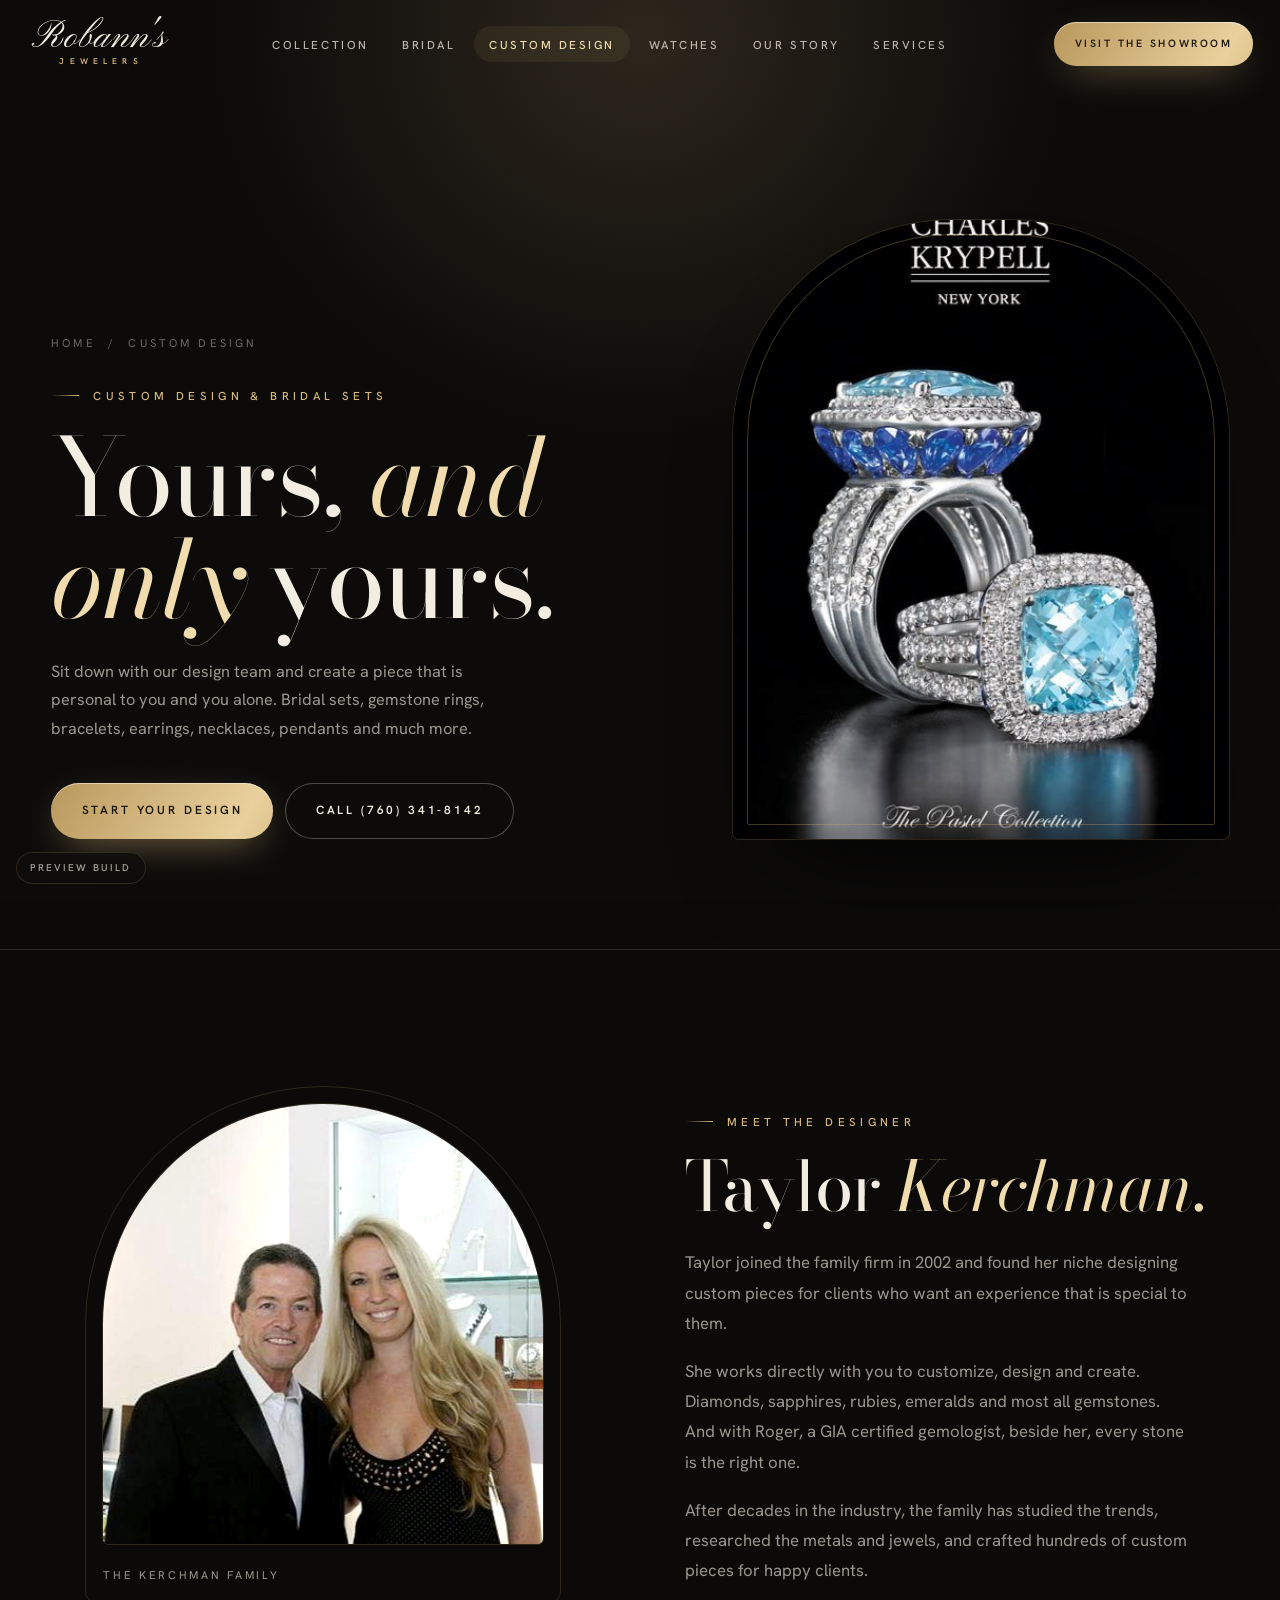
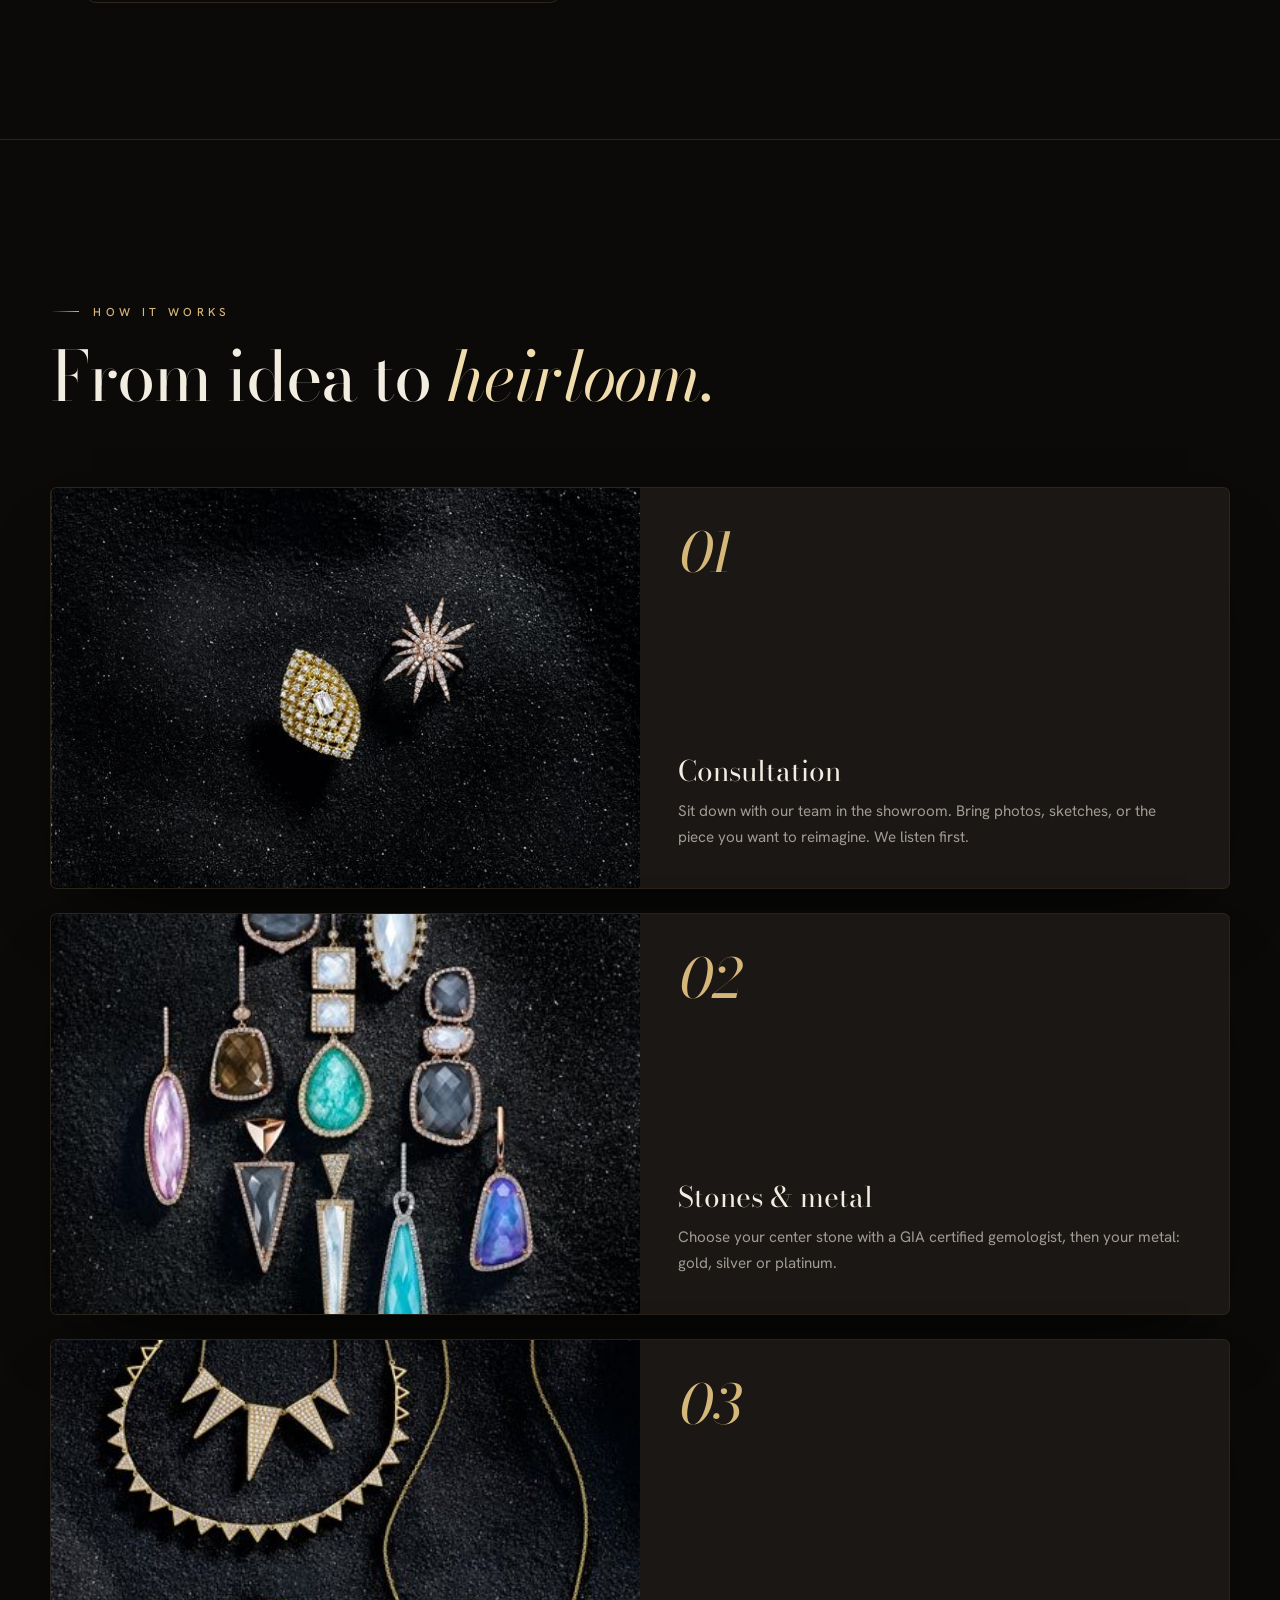
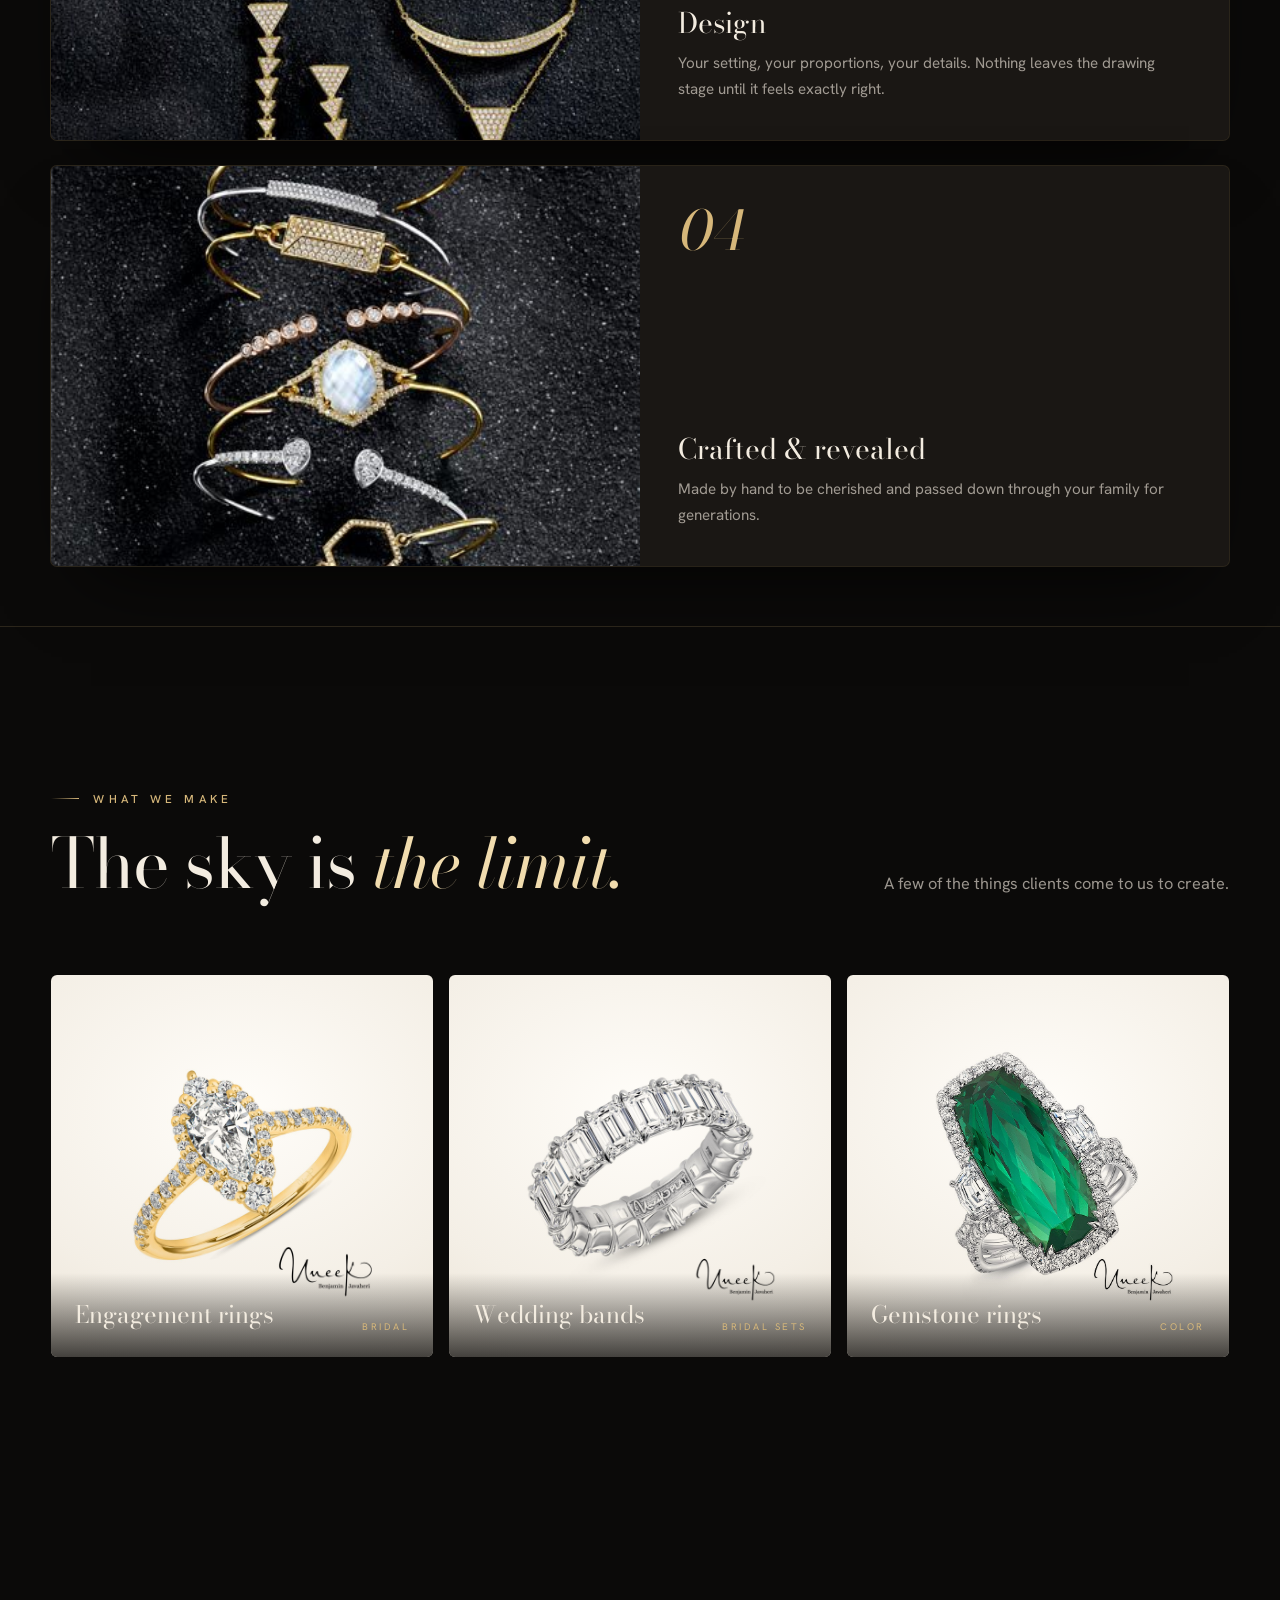
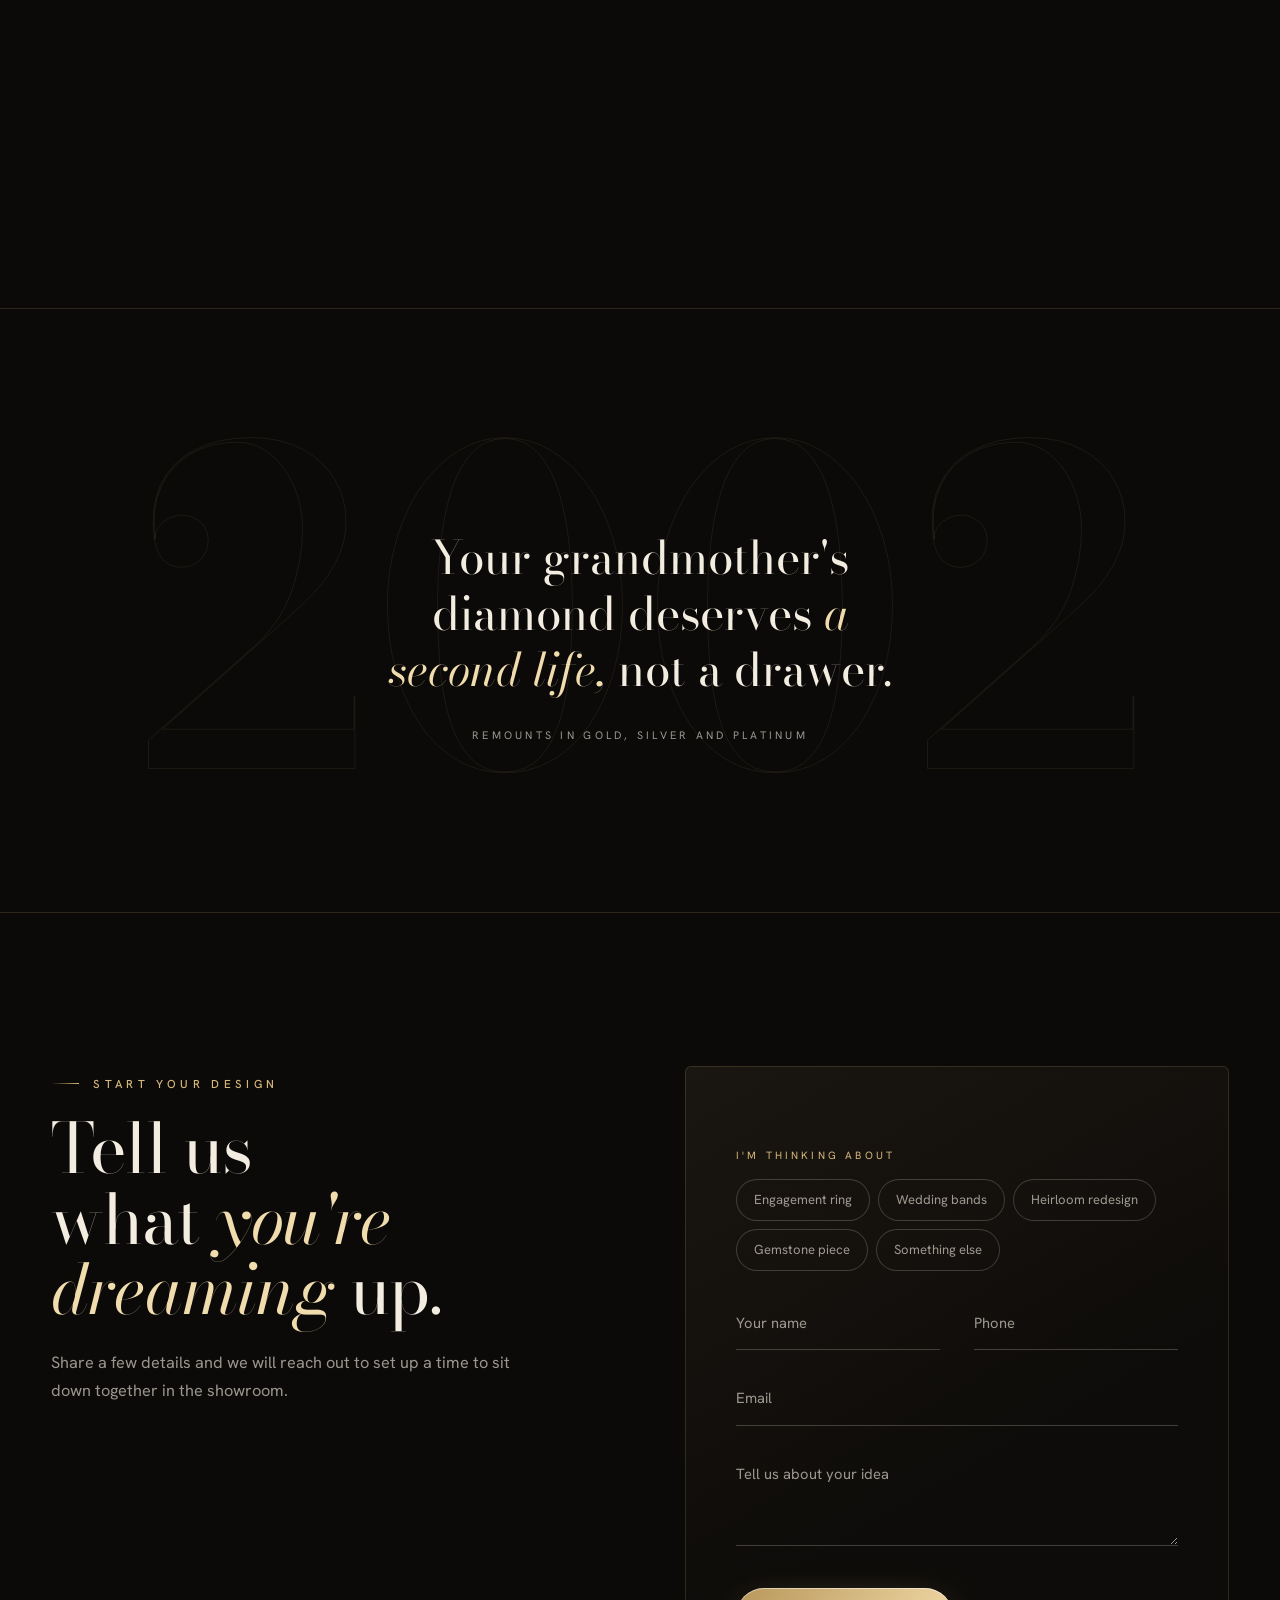
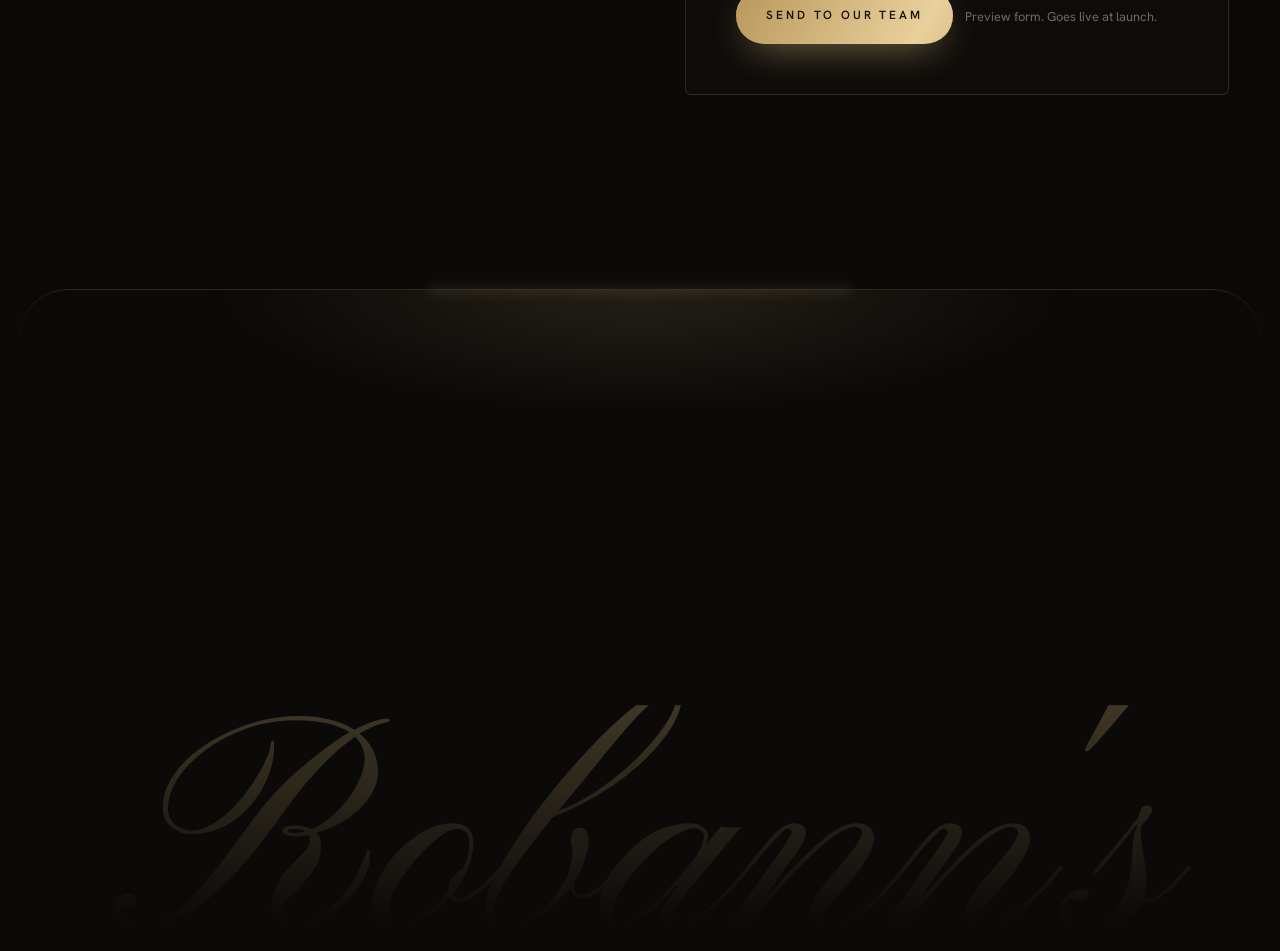
<file: custom.html>
<!DOCTYPE html>
<html lang="en">
<head>
<meta charset="UTF-8">
<meta name="viewport" content="width=device-width, initial-scale=1, viewport-fit=cover">
<title>Custom Jewelry Design | Robann's Jewelers, Palm Desert</title>
<meta name="description" content="Design a one of a kind engagement ring, bridal set, pendant or heirloom remount with Taylor Kerchman and the Robann's design team on El Paseo.">
<meta name="theme-color" content="#0b0a09">
<meta property="og:title" content="Custom Jewelry Design | Robann's Jewelers, Palm Desert">
<meta property="og:description" content="Design a one of a kind engagement ring, bridal set, pendant or heirloom remount with Taylor Kerchman and the Robann's design team on El Paseo.">
<meta property="og:image" content="assets/img/dk-krypell-blue-crown.jpg">
<link rel="icon" href="data:image/svg+xml,%3Csvg xmlns='http://www.w3.org/2000/svg' viewBox='0 0 64 64'%3E%3Crect width='64' height='64' rx='14' fill='%230b0a09'/%3E%3Cpath d='M32 10 50 28 32 54 14 28Z' fill='none' stroke='%23d6b77a' stroke-width='3'/%3E%3Cpath d='M14 28h36M24 28l8 26 8-26M24 28l8-18 8 18' fill='none' stroke='%23d6b77a' stroke-width='2'/%3E%3C/svg%3E">
<link rel="preconnect" href="https://fonts.googleapis.com">
<link rel="preconnect" href="https://fonts.gstatic.com" crossorigin>
<link href="https://fonts.googleapis.com/css2?family=Bodoni+Moda:ital,opsz,wght@0,6..96,400;0,6..96,500;1,6..96,400;1,6..96,500&family=Hanken+Grotesk:wght@300;400;500;600&family=Pinyon+Script&display=swap" rel="stylesheet">
<link rel="stylesheet" href="assets/css/site.css">
<link rel="stylesheet" href="assets/css/home.css">
<link rel="stylesheet" href="assets/css/pages.css">
<script type="application/ld+json">{"@context":"https://schema.org","@type":"JewelryStore","name":"Robann's Jewelers","foundingDate":"1975","telephone":"+1-760-341-8142","address":{"@type":"PostalAddress","streetAddress":"73750 El Paseo","addressLocality":"Palm Desert","addressRegion":"CA","postalCode":"92260","addressCountry":"US"},"openingHoursSpecification":[{"@type":"OpeningHoursSpecification","dayOfWeek":["Tuesday","Wednesday","Thursday","Friday","Saturday"],"opens":"10:00","closes":"17:00"}],"sameAs":["https://www.facebook.com/robannsjewelers","https://www.instagram.com/robannsjewelers/"]}</script>
<script src="assets/js/site.js" defer></script>
<script src="assets/js/pages.js" defer></script>
</head>
<body>

<header class="gnav" id="gnav">
  <nav class="gnav__card" aria-label="Main">
    <div class="gnav__glow" aria-hidden="true"></div>
    <a href="index.html" class="logo" data-fx style="--d:.04s" aria-label="Robann's Jewelers home"><span class="s">Robann's</span><span class="w">JEWELERS</span></a>
    <ul class="gnav__links">
      <li data-fx style="--d:0.10s"><a href="collection.html">Collection</a></li>
      <li data-fx style="--d:0.16s"><a href="collection.html?c=bridal">Bridal</a></li>
      <li data-fx style="--d:0.22s"><a href="custom.html" aria-current="page">Custom Design</a></li>
      <li data-fx style="--d:0.28s"><a href="collection.html?c=watches">Watches</a></li>
      <li data-fx style="--d:0.34s"><a href="story.html">Our Story</a></li>
      <li data-fx style="--d:0.40s"><a href="services.html">Services</a></li>
    </ul>
    <div class="gnav__cta">
      <a href="tel:+17603418142" class="gnav__phone" data-fx style="--d:.46s"><svg viewBox="0 0 24 24" fill="none" stroke="currentColor" stroke-width="1.6" stroke-linecap="round" stroke-linejoin="round"><path d="M22 16.92v3a2 2 0 0 1-2.18 2 19.8 19.8 0 0 1-8.63-3.07 19.5 19.5 0 0 1-6-6A19.8 19.8 0 0 1 2.12 4.18 2 2 0 0 1 4.11 2h3a2 2 0 0 1 2 1.72c.13.96.36 1.9.7 2.81a2 2 0 0 1-.45 2.11L8.1 9.9a16 16 0 0 0 6 6l1.27-1.27a2 2 0 0 1 2.11-.45c.9.34 1.85.57 2.81.7A2 2 0 0 1 22 16.92z"/></svg>(760) 341-8142</a>
      <a href="visit.html" class="btn btn--gold" data-fx style="--d:.52s">Visit the Showroom</a>
      <button class="burger" id="burger" aria-label="Open menu" aria-expanded="false" data-fx style="--d:.2s"><span></span><span></span><span></span></button>
    </div>
  </nav>
</header>
<div class="mmenu" id="mmenu" aria-hidden="true">
  <a class="ml" href="collection.html">The <em>Collection</em></a>
  <a class="ml" href="collection.html?c=bridal">Bridal</a>
  <a class="ml" href="custom.html">Custom <em>Design</em></a>
  <a class="ml" href="collection.html?c=watches">Watches</a>
  <a class="ml" href="story.html">Our <em>Story</em></a>
  <a class="ml" href="services.html">Services</a>
  <a class="ml" href="visit.html">Visit</a>
  <div class="mfoot"><a class="btn btn--gold" href="tel:+17603418142">Call (760) 341-8142</a><a class="btn btn--line" href="https://maps.google.com/?q=Robann's+Jewelers+73750+El+Paseo+Palm+Desert+CA" target="_blank" rel="noopener">Directions</a></div>
</div>
<main id="main">
<section class="phero media">
  <div class="wrap">
    <div>
      <div class="crumbs" data-rv><a href="index.html">Home</a> &nbsp;/&nbsp; Custom Design</div>
      <div class="eyebrow" data-rv>Custom Design &amp; Bridal Sets</div>
      <h1 class="h-xl" data-rv style="--d:.08s">Yours, <em>and only</em> yours.</h1>
      <p class="lead" data-rv style="--d:.16s">Sit down with our design team and create a piece that is personal to you and you alone. Bridal sets, gemstone rings, bracelets, earrings, necklaces, pendants and much more.</p>
      <div data-rv style="margin-top:40px;display:flex;gap:12px;flex-wrap:wrap;--d:.22s"><a href="#start" class="btn btn--gold">Start Your Design</a><a href="tel:+17603418142" class="btn btn--line">Call (760) 341-8142</a></div>
    </div>
    <div class="hero-img" data-rv="scale" style="--d:.1s"><img src="assets/img/dk-krypell-blue-crown.jpg" alt="Blue topaz and diamond crown ring" data-par="-40"></div>
  </div>
</section>

<section class="sec">
  <div class="wrap split2">
    <figure class="portrait" data-rv="scale" style="margin:0 auto">
      <div class="frame"><img src="assets/img/family-roger-taylor.jpg" alt="The Kerchman family of Robann's Jewelers" loading="lazy"></div>
      <figcaption>The Kerchman family</figcaption>
    </figure>
    <div class="prose">
      <div class="eyebrow" data-rv>Meet the designer</div>
      <h2 class="h-lg" data-rv style="--d:.08s">Taylor <em>Kerchman.</em></h2>
      <p data-rv style="--d:.12s">Taylor joined the family firm in 2002 and found her niche designing custom pieces for clients who want an experience that is special to them.</p>
      <p data-rv style="--d:.16s">She works directly with you to customize, design and create. Diamonds, sapphires, rubies, emeralds and most all gemstones. And with Roger, a GIA certified gemologist, beside her, every stone is the right one.</p>
      <p data-rv style="--d:.2s">After decades in the industry, the family has studied the trends, researched the metals and jewels, and crafted hundreds of custom pieces for happy clients.</p>
    </div>
  </div>
</section>

<section class="sec" style="border-top:1px solid var(--line);padding-bottom:60px">
  <div class="wrap">
    <div class="sec-head"><div><div class="eyebrow" data-rv>How it works</div><h2 class="h-lg" data-rv style="--d:.08s">From idea to <em>heirloom.</em></h2></div></div>
  </div>
  <div class="wrap custom__grid" style="grid-template-columns:1fr">
    <div class="steps" id="steps">
      <article class="step" style="--i:0"><div class="img"><img src="assets/img/dk-lonely-rings.jpg" alt="" loading="lazy"></div><div class="body"><span class="num">01</span><div><h3>Consultation</h3><p>Sit down with our team in the showroom. Bring photos, sketches, or the piece you want to reimagine. We listen first.</p></div></div></article>
      <article class="step" style="--i:1"><div class="img"><img src="assets/img/dk-earring-rain.jpg" alt="" loading="lazy"></div><div class="body"><span class="num">02</span><div><h3>Stones &amp; metal</h3><p>Choose your center stone with a GIA certified gemologist, then your metal: gold, silver or platinum.</p></div></div></article>
      <article class="step" style="--i:2"><div class="img"><img src="assets/img/dk-triangles.jpg" alt="" loading="lazy"></div><div class="body"><span class="num">03</span><div><h3>Design</h3><p>Your setting, your proportions, your details. Nothing leaves the drawing stage until it feels exactly right.</p></div></div></article>
      <article class="step" style="--i:3"><div class="img"><img src="assets/img/dk-bangles.jpg" alt="" loading="lazy"></div><div class="body"><span class="num">04</span><div><h3>Crafted &amp; revealed</h3><p>Made by hand to be cherished and passed down through your family for generations.</p></div></div></article>
    </div>
  </div>
</section>

<section class="sec" style="border-top:1px solid var(--line)">
  <div class="wrap">
    <div class="sec-head"><div><div class="eyebrow" data-rv>What we make</div><h2 class="h-lg" data-rv style="--d:.08s">The sky is <em>the limit.</em></h2></div><p class="lead" data-rv style="--d:.12s">A few of the things clients come to us to create.</p></div>
    <div class="makes">
      <a class="make plinth" href="#start" data-rv><img src="assets/img/br-pear-yellow.jpg" alt="" loading="lazy"><div class="cap"><h3>Engagement rings</h3><span>Bridal</span></div></a>
      <a class="make plinth" href="#start" data-rv style="--d:.06s"><img src="assets/img/gm-eternity-band.jpg" alt="" loading="lazy"><div class="cap"><h3>Wedding bands</h3><span>Bridal sets</span></div></a>
      <a class="make plinth" href="#start" data-rv style="--d:.12s"><img src="assets/img/gm-emerald-ring.jpg" alt="" loading="lazy"><div class="cap"><h3>Gemstone rings</h3><span>Color</span></div></a>
      <a class="make" href="#start" data-rv><img src="assets/img/dk-cypress.jpg" alt="" loading="lazy"><div class="cap"><h3>Pendants</h3><span>Necklaces</span></div></a>
      <a class="make plinth" href="#start" data-rv style="--d:.06s"><img src="assets/img/gm-ruby-hoops.jpg" alt="" loading="lazy"><div class="cap"><h3>Earrings</h3><span>Studs &middot; Drops &middot; Hoops</span></div></a>
      <a class="make" href="#start" data-rv style="--d:.12s"><img src="assets/img/dk-shy-model.jpg" alt="" loading="lazy"><div class="cap"><h3>Bracelets</h3><span>Bangles &middot; Tennis</span></div></a>
    </div>
  </div>
</section>

<section class="quote">
  <div class="bigyear" aria-hidden="true">2002</div>
  <div class="wrap">
    <div class="eyebrow c" data-rv>Heirloom redesign</div>
    <blockquote data-rv style="--d:.08s">Your grandmother's diamond deserves <em>a second life,</em> not a drawer.</blockquote>
    <cite data-rv style="--d:.14s">Remounts in gold, silver and platinum</cite>
  </div>
</section>

<section class="sec" id="start">
  <div class="wrap split2" style="align-items:start">
    <div>
      <div class="eyebrow" data-rv>Start your design</div>
      <h2 class="h-lg" data-rv style="--d:.08s">Tell us what <em>you're dreaming</em> up.</h2>
      <p class="lead" data-rv style="--d:.12s;margin-top:24px">Share a few details and we will reach out to set up a time to sit down together in the showroom.</p>
      <ul class="hours" data-rv style="margin-top:40px;--d:.16s"><li><span>Showroom</span><span>73750 El Paseo</span></li><li><span>Phone</span><span><a href="tel:+17603418142">(760) 341-8142</a></span></li><li><span>Hours</span><span>Tue to Sat, 10 to 5</span></li></ul>
    </div>
    <div class="formcard" data-rv="scale">
      <form data-mock>
        <div class="form-body">
          <span class="kicker" style="margin-top:0">I'm thinking about</span>
          <div class="chipset">
            <label><input type="checkbox" name="t" value="engagement"><span>Engagement ring</span></label>
            <label><input type="checkbox" name="t" value="bands"><span>Wedding bands</span></label>
            <label><input type="checkbox" name="t" value="remount"><span>Heirloom redesign</span></label>
            <label><input type="checkbox" name="t" value="gem"><span>Gemstone piece</span></label>
            <label><input type="checkbox" name="t" value="other"><span>Something else</span></label>
          </div>
          <div class="form-grid" style="margin-top:14px">
            <div class="field"><input type="text" placeholder=" " required><label>Your name</label></div>
            <div class="field"><input type="tel" placeholder=" " required><label>Phone</label></div>
            <div class="field full"><input type="email" placeholder=" "><label>Email</label></div>
            <div class="field full"><textarea placeholder=" "></textarea><label>Tell us about your idea</label></div>
          </div>
          <div class="acts"><button class="btn btn--gold" type="submit">Send to Our Team</button><span class="fine">Preview form. Goes live at launch.</span></div>
        </div>
        <p class="form-ok">Thank you. Taylor and the team will be in touch soon.</p>
      </form>
    </div>
  </div>
</section>
</main>

<footer class="site-foot">
  <div class="gfoot">
    <div class="gfoot__glow" aria-hidden="true"></div>
    <div class="gfoot__grid">
      <div class="gfoot__brand" data-fx style="--d:.1s">
        <a href="index.html" class="logo"><span class="s">Robann's</span><span class="w">JEWELERS</span></a>
        <p>Proudly serving the Coachella Valley with fine jewelry since 1975. Family owned and operated on El Paseo.</p>
        <p class="copy">&copy; <span data-year>2026</span> Robann's Jewelers. All rights reserved. Site by <a href="https://ryderschilling.com" target="_blank" rel="noopener">Ryder Schilling</a>.</p>
      </div>
      <div class="gfoot__cols">
        <div data-fx style="--d:.12s">
          <h3>Shop</h3>
          <ul><li><a href="collection.html?c=bridal">Diamonds &amp; Bridal</a></li><li><a href="collection.html?c=gemstones">Gemstones</a></li><li><a href="collection.html?c=designer">Designer Jewelry</a></li><li><a href="collection.html?c=watches">Rado Watches</a></li><li><a href="collection.html?c=mens">Men's Rings</a></li></ul>
        </div>
        <div data-fx style="--d:.2s">
          <h3>Atelier</h3>
          <ul><li><a href="custom.html">Custom Design</a></li><li><a href="services.html">Jewelry Repair</a></li><li><a href="services.html#appraisals">Appraisals</a></li><li><a href="services.html#watch">Watch Batteries</a></li><li><a href="story.html">Our Story</a></li></ul>
        </div>
        <div data-fx style="--d:.28s">
          <h3>Showroom</h3>
          <ul><li><a href="https://maps.google.com/?q=Robann's+Jewelers+73750+El+Paseo+Palm+Desert+CA" target="_blank" rel="noopener">73750 El Paseo</a></li><li><span>Palm Desert, CA 92260</span></li><li><a href="tel:+17603418142">(760) 341-8142</a></li><li><span>Tue to Sat, 10am to 5pm</span></li><li><span>Sun &amp; Mon, closed</span></li></ul>
        </div>
        <div data-fx style="--d:.36s">
          <h3>Follow</h3>
          <ul>
            <li><a href="https://www.instagram.com/robannsjewelers/" target="_blank" rel="noopener"><svg viewBox="0 0 24 24" fill="none" stroke="currentColor" stroke-width="1.6" stroke-linecap="round" stroke-linejoin="round"><rect x="2" y="2" width="20" height="20" rx="5"/><path d="M16 11.37A4 4 0 1 1 12.63 8 4 4 0 0 1 16 11.37z"/><path d="M17.5 6.5h.01"/></svg>Instagram</a></li>
            <li><a href="https://www.facebook.com/robannsjewelers" target="_blank" rel="noopener"><svg viewBox="0 0 24 24" fill="none" stroke="currentColor" stroke-width="1.6" stroke-linecap="round" stroke-linejoin="round"><path d="M18 2h-3a5 5 0 0 0-5 5v3H7v4h3v8h4v-8h3l1-4h-4V7a1 1 0 0 1 1-1h3z"/></svg>Facebook</a></li>
            <li><a href="https://www.google.com/search?q=Robann%27s+Jewelers+Palm+Desert" target="_blank" rel="noopener"><svg viewBox="0 0 24 24" fill="none" stroke="currentColor" stroke-width="1.6" stroke-linecap="round" stroke-linejoin="round"><path d="M12 2 15 8.5 22 9.3l-5.2 4.8 1.4 6.9L12 17.5 5.8 21l1.4-6.9L2 9.3l7-.8z"/></svg>Google Reviews</a></li>
          </ul>
        </div>
      </div>
    </div>
  </div>
  <div class="wordmark" aria-hidden="true">Robann's</div>
</footer>
<div class="callbar" id="callbar"><a class="btn btn--gold" href="tel:+17603418142">Call</a><a class="btn btn--line" style="background:rgba(14,12,10,.85);backdrop-filter:blur(10px)" href="visit.html">Visit</a></div>
<div class="mock-note">Preview build</div>
</body>
</html>
</file>
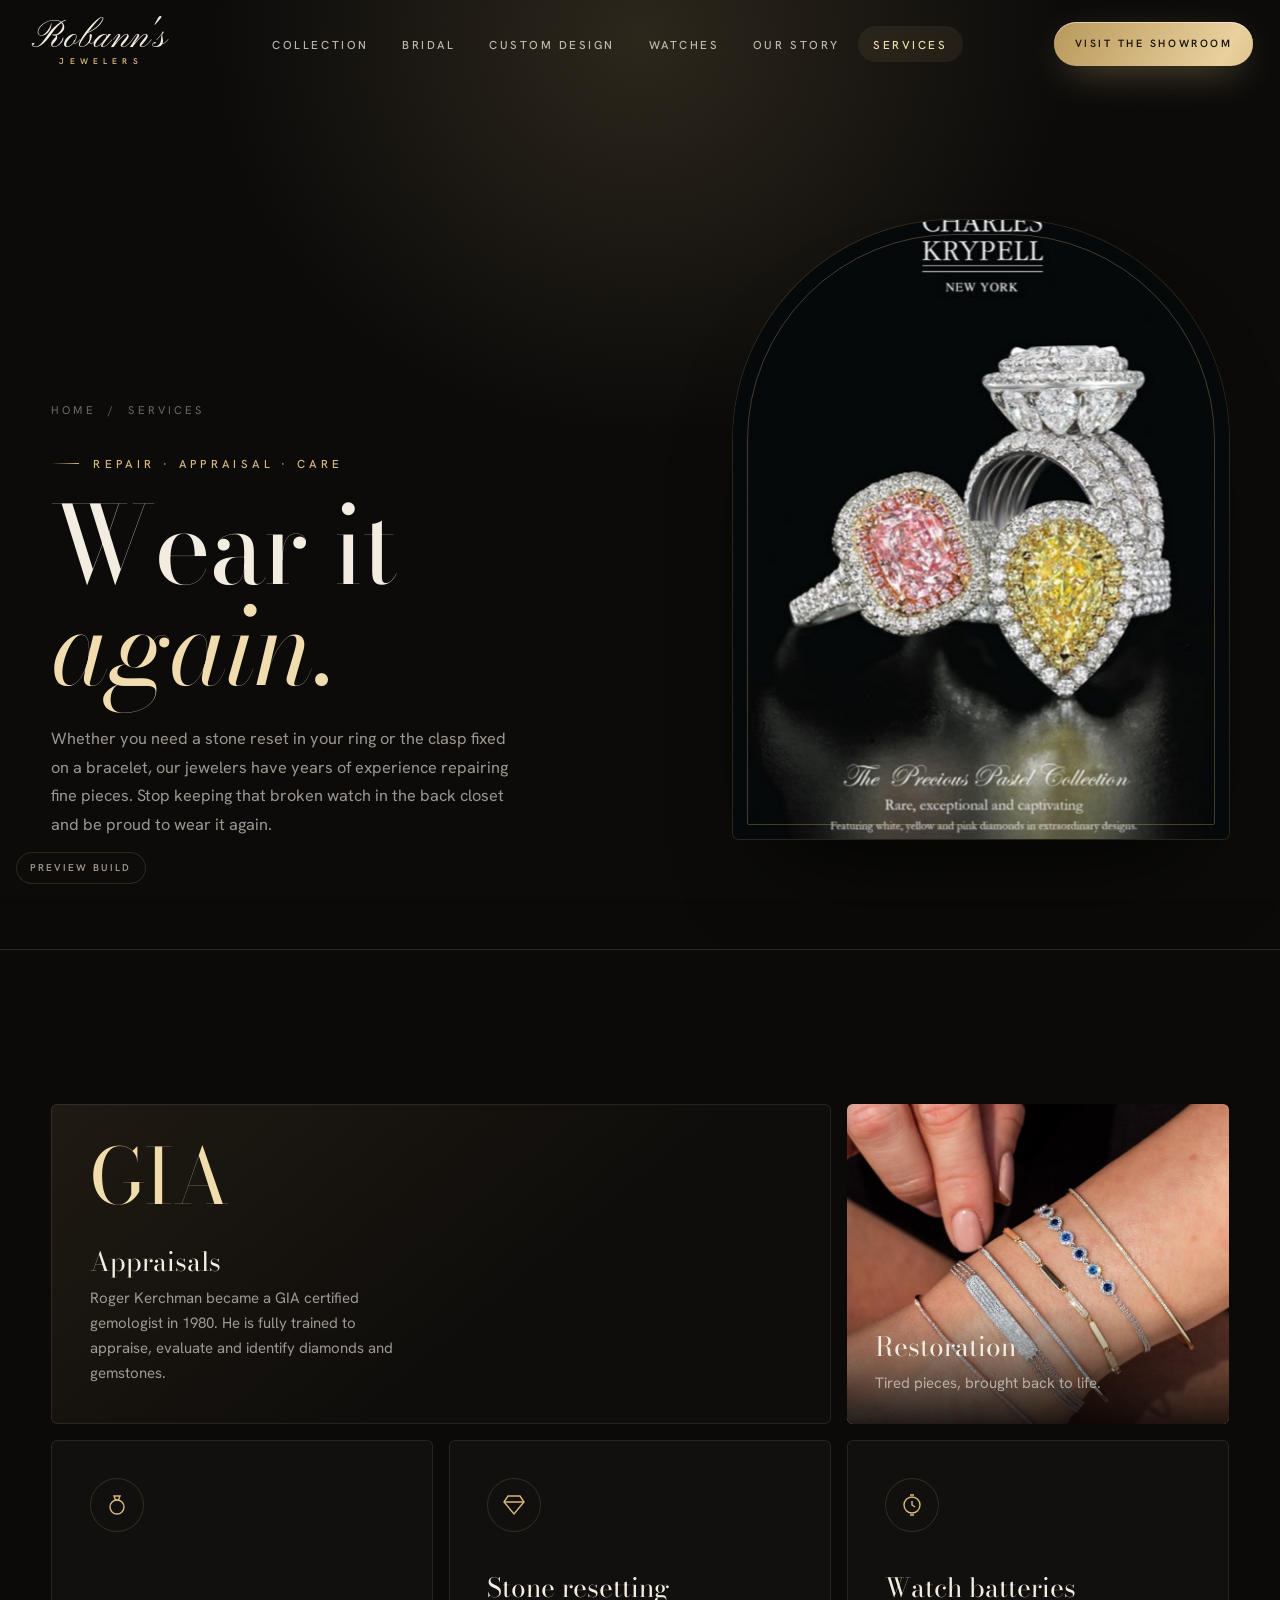
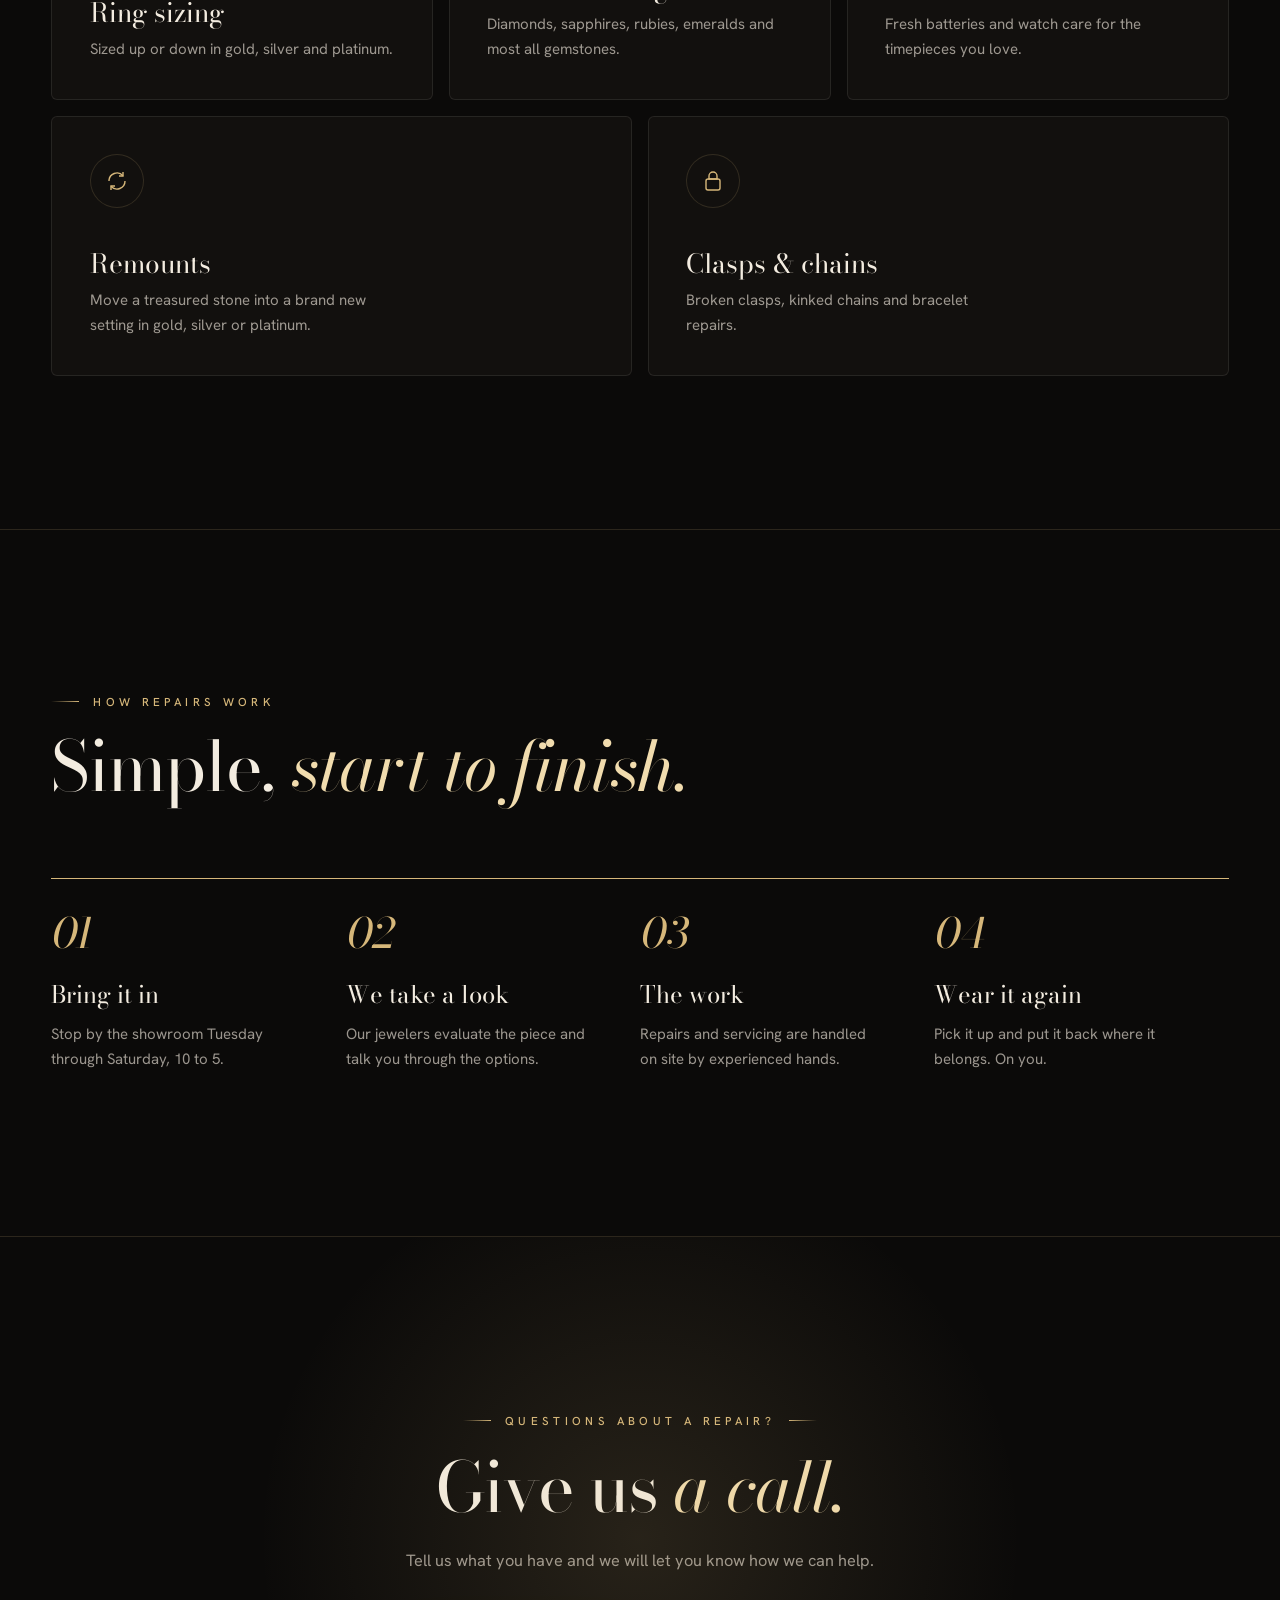
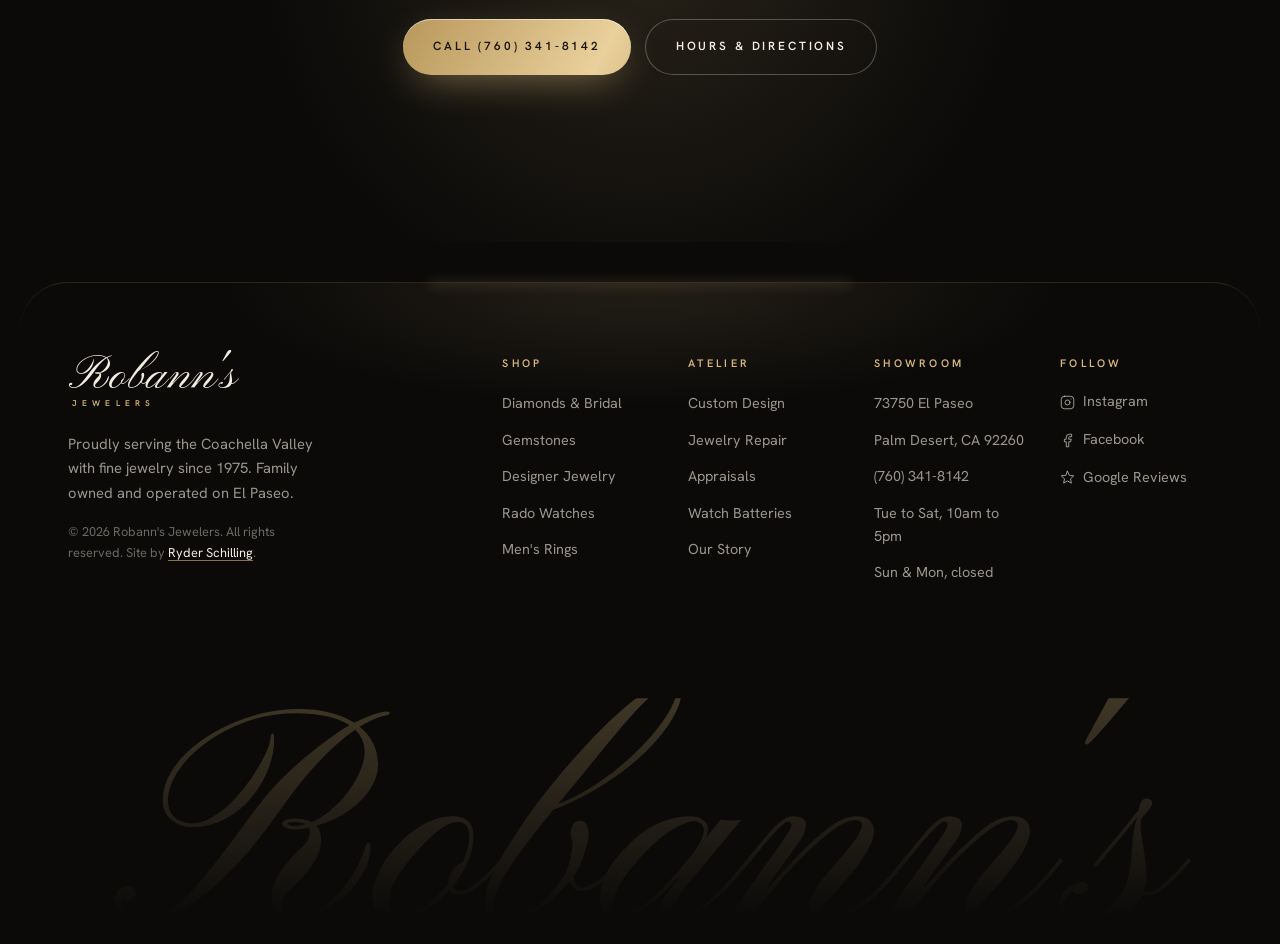
<file: services.html>
<!DOCTYPE html>
<html lang="en">
<head>
<meta charset="UTF-8">
<meta name="viewport" content="width=device-width, initial-scale=1, viewport-fit=cover">
<title>Jewelry Repair, Appraisals &amp; Watch Batteries | Robann's Jewelers</title>
<meta name="description" content="On-site jewelry repair, ring sizing, stone resetting, remounts, GIA gemologist appraisals and watch batteries at Robann's Jewelers on El Paseo in Palm Desert.">
<meta name="theme-color" content="#0b0a09">
<meta property="og:title" content="Jewelry Repair, Appraisals &amp; Watch Batteries | Robann's Jewelers">
<meta property="og:description" content="On-site jewelry repair, ring sizing, stone resetting, remounts, GIA gemologist appraisals and watch batteries at Robann's Jewelers on El Paseo in Palm Desert.">
<meta property="og:image" content="assets/img/dk-krypell-blue-crown.jpg">
<link rel="icon" href="data:image/svg+xml,%3Csvg xmlns='http://www.w3.org/2000/svg' viewBox='0 0 64 64'%3E%3Crect width='64' height='64' rx='14' fill='%230b0a09'/%3E%3Cpath d='M32 10 50 28 32 54 14 28Z' fill='none' stroke='%23d6b77a' stroke-width='3'/%3E%3Cpath d='M14 28h36M24 28l8 26 8-26M24 28l8-18 8 18' fill='none' stroke='%23d6b77a' stroke-width='2'/%3E%3C/svg%3E">
<link rel="preconnect" href="https://fonts.googleapis.com">
<link rel="preconnect" href="https://fonts.gstatic.com" crossorigin>
<link href="https://fonts.googleapis.com/css2?family=Bodoni+Moda:ital,opsz,wght@0,6..96,400;0,6..96,500;1,6..96,400;1,6..96,500&family=Hanken+Grotesk:wght@300;400;500;600&family=Pinyon+Script&display=swap" rel="stylesheet">
<link rel="stylesheet" href="assets/css/site.css">
<link rel="stylesheet" href="assets/css/home.css">
<link rel="stylesheet" href="assets/css/pages.css">
<script type="application/ld+json">{"@context":"https://schema.org","@type":"JewelryStore","name":"Robann's Jewelers","foundingDate":"1975","telephone":"+1-760-341-8142","address":{"@type":"PostalAddress","streetAddress":"73750 El Paseo","addressLocality":"Palm Desert","addressRegion":"CA","postalCode":"92260","addressCountry":"US"},"openingHoursSpecification":[{"@type":"OpeningHoursSpecification","dayOfWeek":["Tuesday","Wednesday","Thursday","Friday","Saturday"],"opens":"10:00","closes":"17:00"}],"sameAs":["https://www.facebook.com/robannsjewelers","https://www.instagram.com/robannsjewelers/"]}</script>
<script src="assets/js/site.js" defer></script>
<script src="assets/js/pages.js" defer></script>
</head>
<body>

<header class="gnav" id="gnav">
  <nav class="gnav__card" aria-label="Main">
    <div class="gnav__glow" aria-hidden="true"></div>
    <a href="index.html" class="logo" data-fx style="--d:.04s" aria-label="Robann's Jewelers home"><span class="s">Robann's</span><span class="w">JEWELERS</span></a>
    <ul class="gnav__links">
      <li data-fx style="--d:0.10s"><a href="collection.html">Collection</a></li>
      <li data-fx style="--d:0.16s"><a href="collection.html?c=bridal">Bridal</a></li>
      <li data-fx style="--d:0.22s"><a href="custom.html">Custom Design</a></li>
      <li data-fx style="--d:0.28s"><a href="collection.html?c=watches">Watches</a></li>
      <li data-fx style="--d:0.34s"><a href="story.html">Our Story</a></li>
      <li data-fx style="--d:0.40s"><a href="services.html" aria-current="page">Services</a></li>
    </ul>
    <div class="gnav__cta">
      <a href="tel:+17603418142" class="gnav__phone" data-fx style="--d:.46s"><svg viewBox="0 0 24 24" fill="none" stroke="currentColor" stroke-width="1.6" stroke-linecap="round" stroke-linejoin="round"><path d="M22 16.92v3a2 2 0 0 1-2.18 2 19.8 19.8 0 0 1-8.63-3.07 19.5 19.5 0 0 1-6-6A19.8 19.8 0 0 1 2.12 4.18 2 2 0 0 1 4.11 2h3a2 2 0 0 1 2 1.72c.13.96.36 1.9.7 2.81a2 2 0 0 1-.45 2.11L8.1 9.9a16 16 0 0 0 6 6l1.27-1.27a2 2 0 0 1 2.11-.45c.9.34 1.85.57 2.81.7A2 2 0 0 1 22 16.92z"/></svg>(760) 341-8142</a>
      <a href="visit.html" class="btn btn--gold" data-fx style="--d:.52s">Visit the Showroom</a>
      <button class="burger" id="burger" aria-label="Open menu" aria-expanded="false" data-fx style="--d:.2s"><span></span><span></span><span></span></button>
    </div>
  </nav>
</header>
<div class="mmenu" id="mmenu" aria-hidden="true">
  <a class="ml" href="collection.html">The <em>Collection</em></a>
  <a class="ml" href="collection.html?c=bridal">Bridal</a>
  <a class="ml" href="custom.html">Custom <em>Design</em></a>
  <a class="ml" href="collection.html?c=watches">Watches</a>
  <a class="ml" href="story.html">Our <em>Story</em></a>
  <a class="ml" href="services.html">Services</a>
  <a class="ml" href="visit.html">Visit</a>
  <div class="mfoot"><a class="btn btn--gold" href="tel:+17603418142">Call (760) 341-8142</a><a class="btn btn--line" href="https://maps.google.com/?q=Robann's+Jewelers+73750+El+Paseo+Palm+Desert+CA" target="_blank" rel="noopener">Directions</a></div>
</div>
<main id="main">
<section class="phero media">
  <div class="wrap">
    <div>
      <div class="crumbs" data-rv><a href="index.html">Home</a> &nbsp;/&nbsp; Services</div>
      <div class="eyebrow" data-rv>Repair &middot; Appraisal &middot; Care</div>
      <h1 class="h-xl" data-rv style="--d:.08s">Wear it <em>again.</em></h1>
      <p class="lead" data-rv style="--d:.16s">Whether you need a stone reset in your ring or the clasp fixed on a bracelet, our jewelers have years of experience repairing fine pieces. Stop keeping that broken watch in the back closet and be proud to wear it again.</p>
    </div>
    <div class="hero-img" data-rv="scale" style="--d:.1s"><img src="assets/img/dk-krypell-pastel.jpg" alt="Gemstone rings" data-par="-40"></div>
  </div>
</section>

<section class="sec">
  <div class="wrap">
    <div class="bento">
      <div class="tile feature w4" id="appraisals" data-rv><div class="big">GIA</div><div><h3>Appraisals</h3><p>Roger Kerchman became a GIA certified gemologist in 1980. He is fully trained to appraise, evaluate and identify diamonds and gemstones.</p></div></div>
      <div class="tile photo" style="grid-column:span 2" data-rv><img src="assets/img/life-wrist.jpg" alt="Stacked bracelets" loading="lazy"><div class="cap"><h3>Restoration</h3><p>Tired pieces, brought back to life.</p></div></div>
      <div class="tile" data-rv><div class="ic"><svg viewBox="0 0 24 24" fill="none" stroke="currentColor" stroke-width="1.4"><circle cx="12" cy="14" r="7"/><path d="M9 3h6l-1.5 4h-3z"/></svg></div><div><h3>Ring sizing</h3><p>Sized up or down in gold, silver and platinum.</p></div></div>
      <div class="tile" data-rv style="--d:.06s"><div class="ic"><svg viewBox="0 0 24 24" fill="none" stroke="currentColor" stroke-width="1.4"><path d="M6 3h12l4 6-10 12L2 9z"/><path d="M2 9h20"/></svg></div><div><h3>Stone resetting</h3><p>Diamonds, sapphires, rubies, emeralds and most all gemstones.</p></div></div>
      <div class="tile" id="watch" data-rv style="--d:.12s"><div class="ic"><svg viewBox="0 0 24 24" fill="none" stroke="currentColor" stroke-width="1.4"><circle cx="12" cy="12" r="8"/><path d="M12 8v4l3 2M10 2h4M10 22h4"/></svg></div><div><h3>Watch batteries</h3><p>Fresh batteries and watch care for the timepieces you love.</p></div></div>
      <div class="tile w3" data-rv><div class="ic"><svg viewBox="0 0 24 24" fill="none" stroke="currentColor" stroke-width="1.4"><path d="M4 12a8 8 0 0 1 14-5.3M20 12a8 8 0 0 1-14 5.3"/><path d="M18 3v4h-4M6 21v-4h4"/></svg></div><div><h3>Remounts</h3><p>Move a treasured stone into a brand new setting in gold, silver or platinum.</p></div></div>
      <div class="tile w3" data-rv style="--d:.06s"><div class="ic"><svg viewBox="0 0 24 24" fill="none" stroke="currentColor" stroke-width="1.4"><path d="M8 7a4 4 0 1 1 8 0v3H8z"/><rect x="5" y="10" width="14" height="11" rx="2"/></svg></div><div><h3>Clasps &amp; chains</h3><p>Broken clasps, kinked chains and bracelet repairs.</p></div></div>
    </div>
  </div>
</section>

<section class="sec" style="border-top:1px solid var(--line)">
  <div class="wrap">
    <div class="sec-head"><div><div class="eyebrow" data-rv>How repairs work</div><h2 class="h-lg" data-rv style="--d:.08s">Simple, <em>start to finish.</em></h2></div></div>
    <ol class="process" data-io>
      <li style="--d:0s"><h3>Bring it in</h3><p>Stop by the showroom Tuesday through Saturday, 10 to 5.</p></li>
      <li style="--d:.15s"><h3>We take a look</h3><p>Our jewelers evaluate the piece and talk you through the options.</p></li>
      <li style="--d:.3s"><h3>The work</h3><p>Repairs and servicing are handled on site by experienced hands.</p></li>
      <li style="--d:.45s"><h3>Wear it again</h3><p>Pick it up and put it back where it belongs. On you.</p></li>
    </ol>
  </div>
</section>

<section class="cta-band">
  <div class="wrap">
    <div class="eyebrow c" data-rv>Questions about a repair?</div>
    <h2 class="h-lg" data-rv style="--d:.08s">Give us <em>a call.</em></h2>
    <p class="lead" data-rv style="--d:.12s">Tell us what you have and we will let you know how we can help.</p>
    <div class="acts" data-rv style="--d:.16s"><a href="tel:+17603418142" class="btn btn--gold">Call (760) 341-8142</a><a href="visit.html" class="btn btn--line">Hours &amp; Directions</a></div>
  </div>
</section>
</main>

<footer class="site-foot">
  <div class="gfoot">
    <div class="gfoot__glow" aria-hidden="true"></div>
    <div class="gfoot__grid">
      <div class="gfoot__brand" data-fx style="--d:.1s">
        <a href="index.html" class="logo"><span class="s">Robann's</span><span class="w">JEWELERS</span></a>
        <p>Proudly serving the Coachella Valley with fine jewelry since 1975. Family owned and operated on El Paseo.</p>
        <p class="copy">&copy; <span data-year>2026</span> Robann's Jewelers. All rights reserved. Site by <a href="https://ryderschilling.com" target="_blank" rel="noopener">Ryder Schilling</a>.</p>
      </div>
      <div class="gfoot__cols">
        <div data-fx style="--d:.12s">
          <h3>Shop</h3>
          <ul><li><a href="collection.html?c=bridal">Diamonds &amp; Bridal</a></li><li><a href="collection.html?c=gemstones">Gemstones</a></li><li><a href="collection.html?c=designer">Designer Jewelry</a></li><li><a href="collection.html?c=watches">Rado Watches</a></li><li><a href="collection.html?c=mens">Men's Rings</a></li></ul>
        </div>
        <div data-fx style="--d:.2s">
          <h3>Atelier</h3>
          <ul><li><a href="custom.html">Custom Design</a></li><li><a href="services.html">Jewelry Repair</a></li><li><a href="services.html#appraisals">Appraisals</a></li><li><a href="services.html#watch">Watch Batteries</a></li><li><a href="story.html">Our Story</a></li></ul>
        </div>
        <div data-fx style="--d:.28s">
          <h3>Showroom</h3>
          <ul><li><a href="https://maps.google.com/?q=Robann's+Jewelers+73750+El+Paseo+Palm+Desert+CA" target="_blank" rel="noopener">73750 El Paseo</a></li><li><span>Palm Desert, CA 92260</span></li><li><a href="tel:+17603418142">(760) 341-8142</a></li><li><span>Tue to Sat, 10am to 5pm</span></li><li><span>Sun &amp; Mon, closed</span></li></ul>
        </div>
        <div data-fx style="--d:.36s">
          <h3>Follow</h3>
          <ul>
            <li><a href="https://www.instagram.com/robannsjewelers/" target="_blank" rel="noopener"><svg viewBox="0 0 24 24" fill="none" stroke="currentColor" stroke-width="1.6" stroke-linecap="round" stroke-linejoin="round"><rect x="2" y="2" width="20" height="20" rx="5"/><path d="M16 11.37A4 4 0 1 1 12.63 8 4 4 0 0 1 16 11.37z"/><path d="M17.5 6.5h.01"/></svg>Instagram</a></li>
            <li><a href="https://www.facebook.com/robannsjewelers" target="_blank" rel="noopener"><svg viewBox="0 0 24 24" fill="none" stroke="currentColor" stroke-width="1.6" stroke-linecap="round" stroke-linejoin="round"><path d="M18 2h-3a5 5 0 0 0-5 5v3H7v4h3v8h4v-8h3l1-4h-4V7a1 1 0 0 1 1-1h3z"/></svg>Facebook</a></li>
            <li><a href="https://www.google.com/search?q=Robann%27s+Jewelers+Palm+Desert" target="_blank" rel="noopener"><svg viewBox="0 0 24 24" fill="none" stroke="currentColor" stroke-width="1.6" stroke-linecap="round" stroke-linejoin="round"><path d="M12 2 15 8.5 22 9.3l-5.2 4.8 1.4 6.9L12 17.5 5.8 21l1.4-6.9L2 9.3l7-.8z"/></svg>Google Reviews</a></li>
          </ul>
        </div>
      </div>
    </div>
  </div>
  <div class="wordmark" aria-hidden="true">Robann's</div>
</footer>
<div class="callbar" id="callbar"><a class="btn btn--gold" href="tel:+17603418142">Call</a><a class="btn btn--line" style="background:rgba(14,12,10,.85);backdrop-filter:blur(10px)" href="visit.html">Visit</a></div>
<div class="mock-note">Preview build</div>
</body>
</html>
</file>
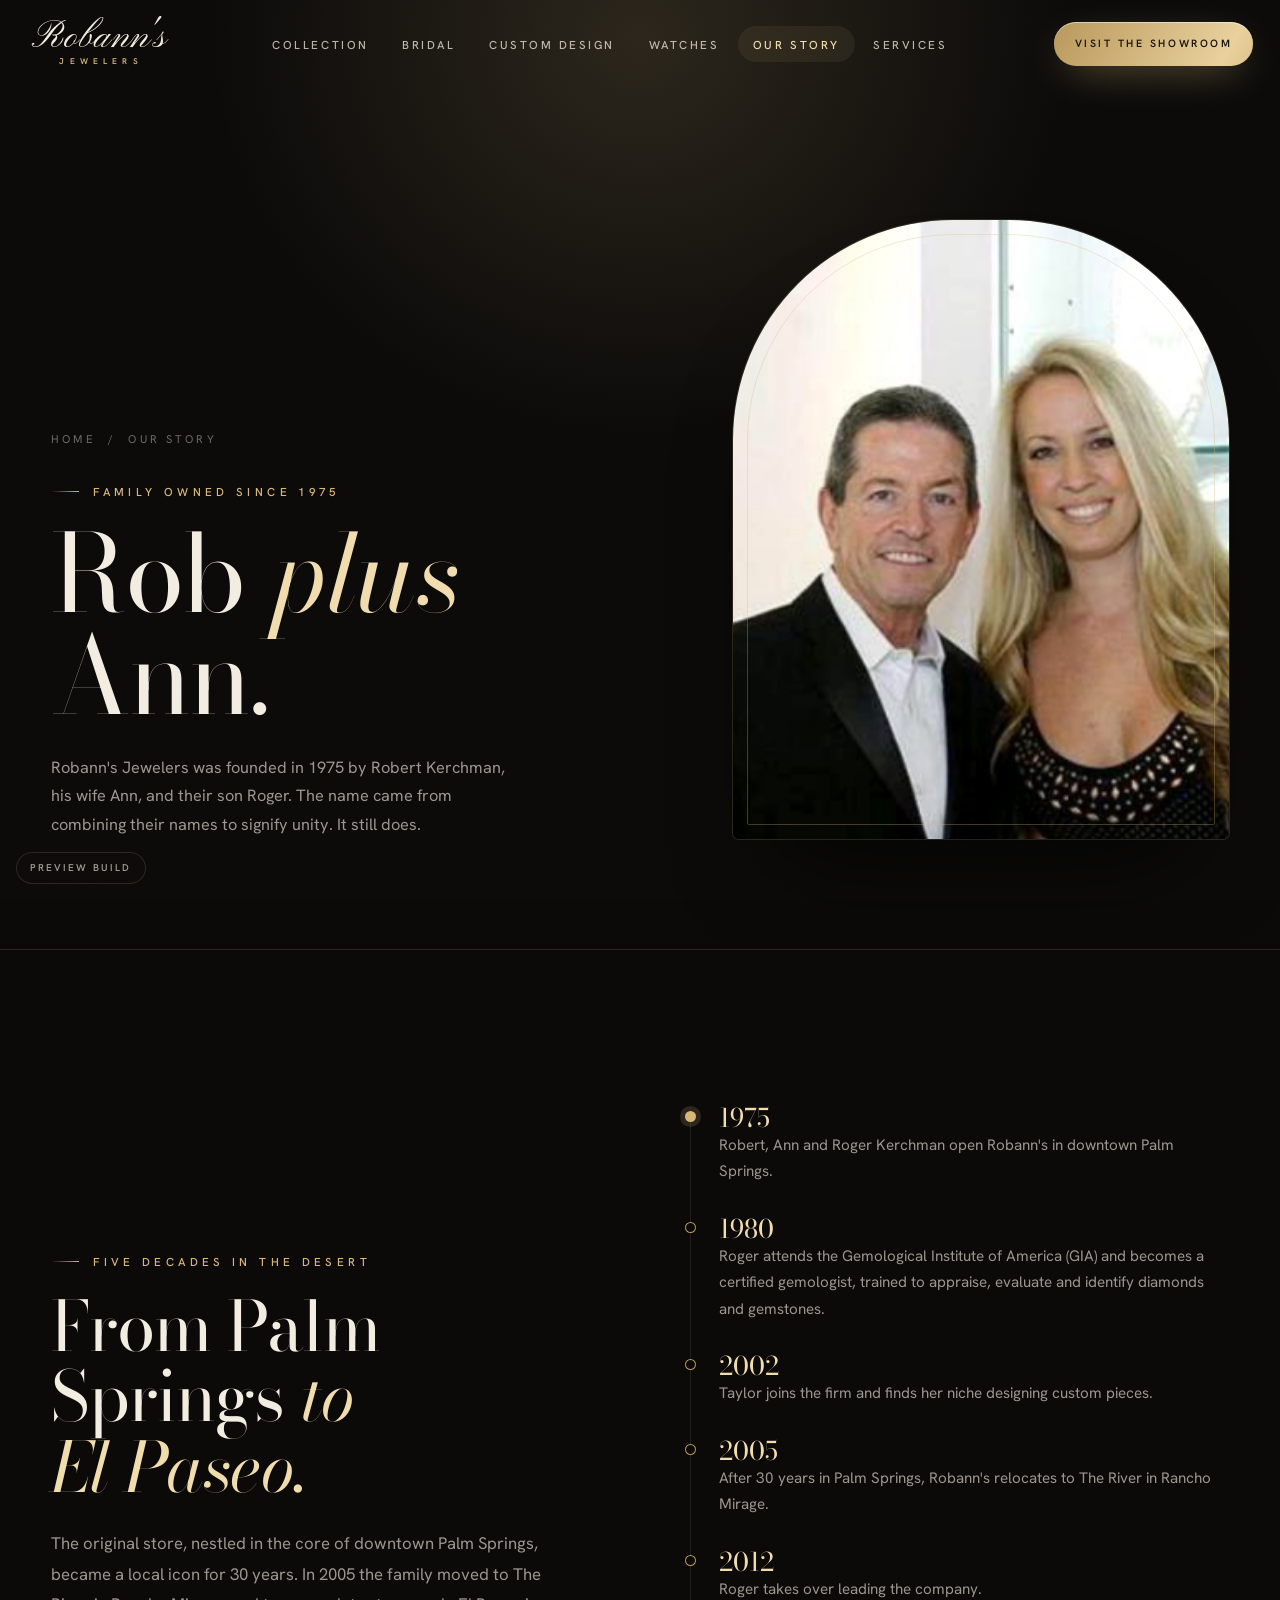
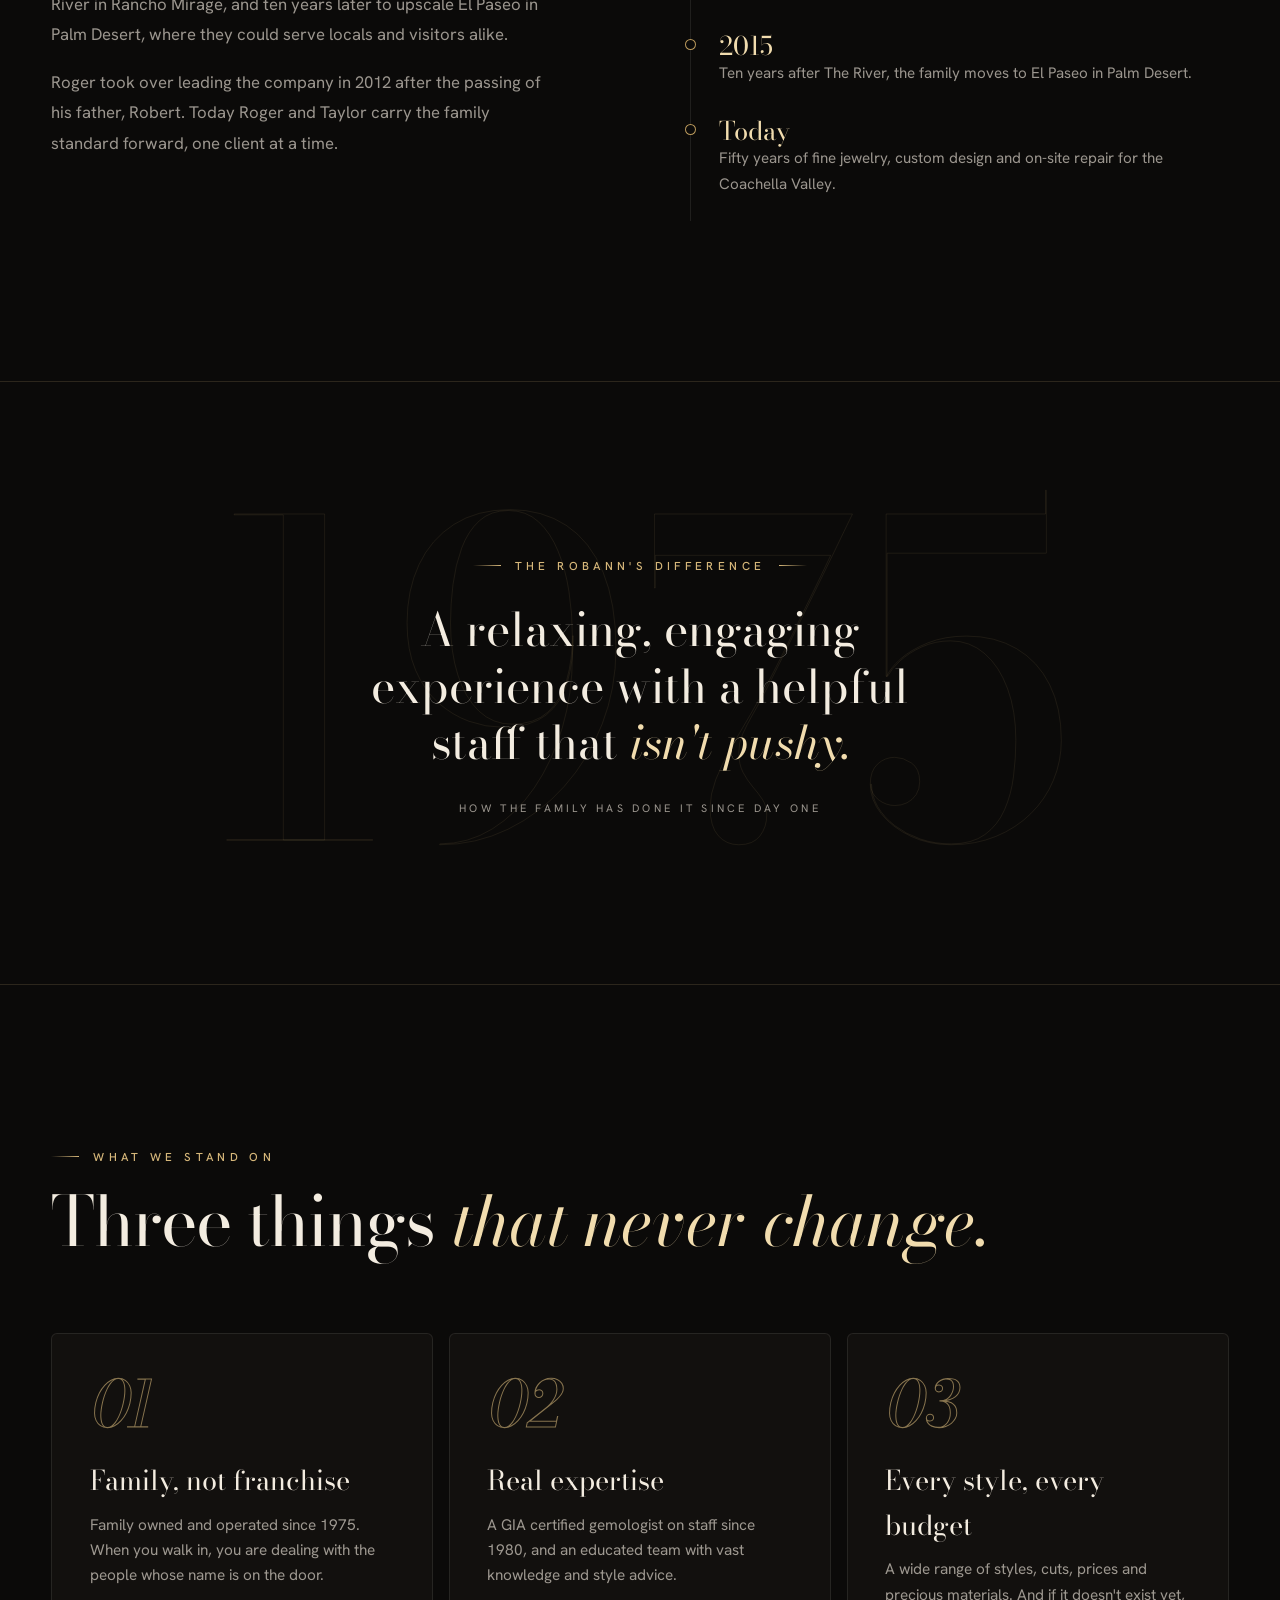
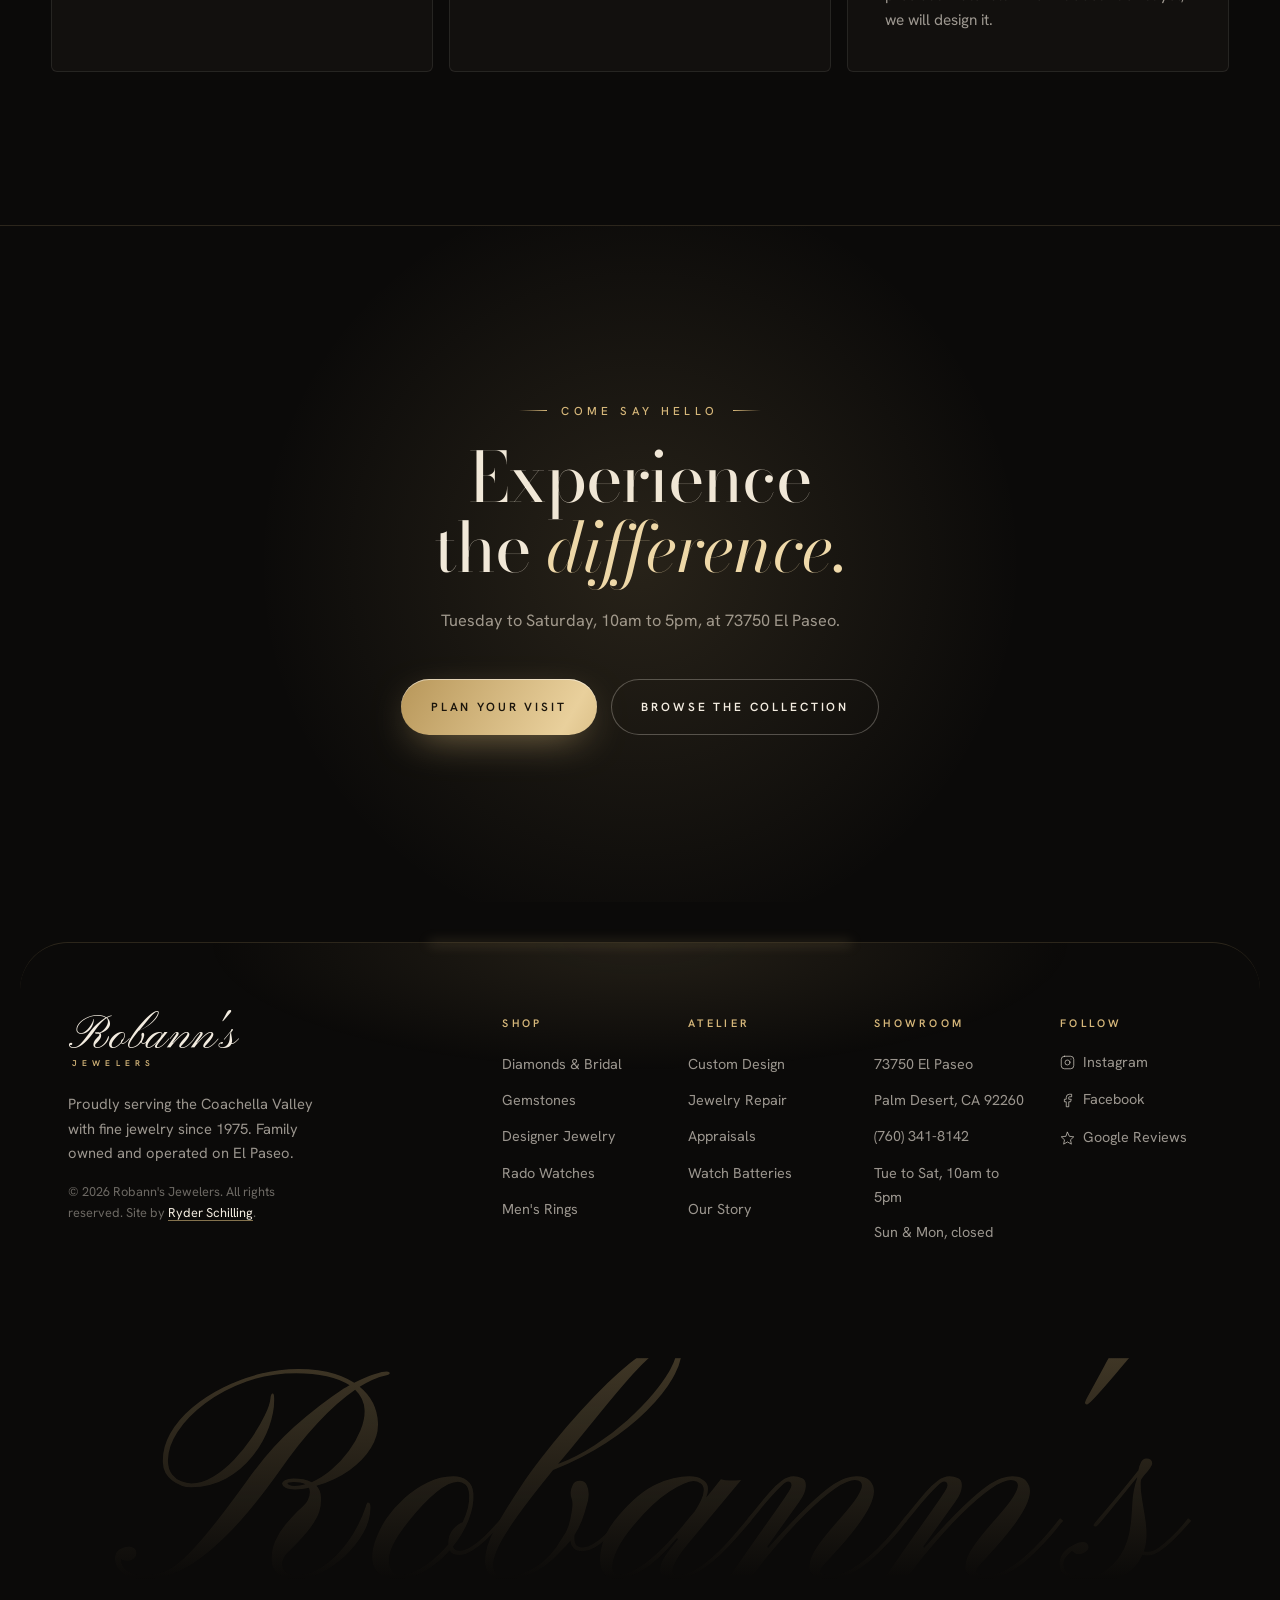
<file: story.html>
<!DOCTYPE html>
<html lang="en">
<head>
<meta charset="UTF-8">
<meta name="viewport" content="width=device-width, initial-scale=1, viewport-fit=cover">
<title>Our Story | Robann's Jewelers, Family Owned Since 1975</title>
<meta name="description" content="Founded in Palm Springs in 1975 by Robert and Ann Kerchman and their son Roger. Three generations later, Robann's Jewelers is home on El Paseo in Palm Desert.">
<meta name="theme-color" content="#0b0a09">
<meta property="og:title" content="Our Story | Robann's Jewelers, Family Owned Since 1975">
<meta property="og:description" content="Founded in Palm Springs in 1975 by Robert and Ann Kerchman and their son Roger. Three generations later, Robann's Jewelers is home on El Paseo in Palm Desert.">
<meta property="og:image" content="assets/img/dk-krypell-blue-crown.jpg">
<link rel="icon" href="data:image/svg+xml,%3Csvg xmlns='http://www.w3.org/2000/svg' viewBox='0 0 64 64'%3E%3Crect width='64' height='64' rx='14' fill='%230b0a09'/%3E%3Cpath d='M32 10 50 28 32 54 14 28Z' fill='none' stroke='%23d6b77a' stroke-width='3'/%3E%3Cpath d='M14 28h36M24 28l8 26 8-26M24 28l8-18 8 18' fill='none' stroke='%23d6b77a' stroke-width='2'/%3E%3C/svg%3E">
<link rel="preconnect" href="https://fonts.googleapis.com">
<link rel="preconnect" href="https://fonts.gstatic.com" crossorigin>
<link href="https://fonts.googleapis.com/css2?family=Bodoni+Moda:ital,opsz,wght@0,6..96,400;0,6..96,500;1,6..96,400;1,6..96,500&family=Hanken+Grotesk:wght@300;400;500;600&family=Pinyon+Script&display=swap" rel="stylesheet">
<link rel="stylesheet" href="assets/css/site.css">
<link rel="stylesheet" href="assets/css/home.css">
<link rel="stylesheet" href="assets/css/pages.css">
<script type="application/ld+json">{"@context":"https://schema.org","@type":"JewelryStore","name":"Robann's Jewelers","foundingDate":"1975","telephone":"+1-760-341-8142","address":{"@type":"PostalAddress","streetAddress":"73750 El Paseo","addressLocality":"Palm Desert","addressRegion":"CA","postalCode":"92260","addressCountry":"US"},"openingHoursSpecification":[{"@type":"OpeningHoursSpecification","dayOfWeek":["Tuesday","Wednesday","Thursday","Friday","Saturday"],"opens":"10:00","closes":"17:00"}],"sameAs":["https://www.facebook.com/robannsjewelers","https://www.instagram.com/robannsjewelers/"]}</script>
<script src="assets/js/site.js" defer></script>
<script src="assets/js/pages.js" defer></script>
</head>
<body>

<header class="gnav" id="gnav">
  <nav class="gnav__card" aria-label="Main">
    <div class="gnav__glow" aria-hidden="true"></div>
    <a href="index.html" class="logo" data-fx style="--d:.04s" aria-label="Robann's Jewelers home"><span class="s">Robann's</span><span class="w">JEWELERS</span></a>
    <ul class="gnav__links">
      <li data-fx style="--d:0.10s"><a href="collection.html">Collection</a></li>
      <li data-fx style="--d:0.16s"><a href="collection.html?c=bridal">Bridal</a></li>
      <li data-fx style="--d:0.22s"><a href="custom.html">Custom Design</a></li>
      <li data-fx style="--d:0.28s"><a href="collection.html?c=watches">Watches</a></li>
      <li data-fx style="--d:0.34s"><a href="story.html" aria-current="page">Our Story</a></li>
      <li data-fx style="--d:0.40s"><a href="services.html">Services</a></li>
    </ul>
    <div class="gnav__cta">
      <a href="tel:+17603418142" class="gnav__phone" data-fx style="--d:.46s"><svg viewBox="0 0 24 24" fill="none" stroke="currentColor" stroke-width="1.6" stroke-linecap="round" stroke-linejoin="round"><path d="M22 16.92v3a2 2 0 0 1-2.18 2 19.8 19.8 0 0 1-8.63-3.07 19.5 19.5 0 0 1-6-6A19.8 19.8 0 0 1 2.12 4.18 2 2 0 0 1 4.11 2h3a2 2 0 0 1 2 1.72c.13.96.36 1.9.7 2.81a2 2 0 0 1-.45 2.11L8.1 9.9a16 16 0 0 0 6 6l1.27-1.27a2 2 0 0 1 2.11-.45c.9.34 1.85.57 2.81.7A2 2 0 0 1 22 16.92z"/></svg>(760) 341-8142</a>
      <a href="visit.html" class="btn btn--gold" data-fx style="--d:.52s">Visit the Showroom</a>
      <button class="burger" id="burger" aria-label="Open menu" aria-expanded="false" data-fx style="--d:.2s"><span></span><span></span><span></span></button>
    </div>
  </nav>
</header>
<div class="mmenu" id="mmenu" aria-hidden="true">
  <a class="ml" href="collection.html">The <em>Collection</em></a>
  <a class="ml" href="collection.html?c=bridal">Bridal</a>
  <a class="ml" href="custom.html">Custom <em>Design</em></a>
  <a class="ml" href="collection.html?c=watches">Watches</a>
  <a class="ml" href="story.html">Our <em>Story</em></a>
  <a class="ml" href="services.html">Services</a>
  <a class="ml" href="visit.html">Visit</a>
  <div class="mfoot"><a class="btn btn--gold" href="tel:+17603418142">Call (760) 341-8142</a><a class="btn btn--line" href="https://maps.google.com/?q=Robann's+Jewelers+73750+El+Paseo+Palm+Desert+CA" target="_blank" rel="noopener">Directions</a></div>
</div>
<main id="main">
<section class="phero media">
  <div class="wrap">
    <div>
      <div class="crumbs" data-rv><a href="index.html">Home</a> &nbsp;/&nbsp; Our Story</div>
      <div class="eyebrow" data-rv>Family owned since 1975</div>
      <h1 class="h-xl" data-rv style="--d:.08s">Rob <em>plus</em> Ann.</h1>
      <p class="lead" data-rv style="--d:.16s">Robann's Jewelers was founded in 1975 by Robert Kerchman, his wife Ann, and their son Roger. The name came from combining their names to signify unity. It still does.</p>
    </div>
    <div class="hero-img" data-rv="scale" style="--d:.1s"><img src="assets/img/family-roger-taylor.jpg" alt="The Kerchman family of Robann's Jewelers" data-par="-30"></div>
  </div>
</section>

<section class="sec legacy" style="border-top:0">
  <div class="wrap split2" style="align-items:start">
    <div class="prose" style="position:sticky;top:140px">
      <div class="eyebrow" data-rv>Five decades in the desert</div>
      <h2 class="h-lg" data-rv style="--d:.08s">From Palm Springs <em>to El Paseo.</em></h2>
      <p data-rv style="--d:.12s">The original store, nestled in the core of downtown Palm Springs, became a local icon for 30 years. In 2005 the family moved to The River in Rancho Mirage, and ten years later to upscale El Paseo in Palm Desert, where they could serve locals and visitors alike.</p>
      <p data-rv style="--d:.16s">Roger took over leading the company in 2012 after the passing of his father, Robert. Today Roger and Taylor carry the family standard forward, one client at a time.</p>
    </div>
    <ol class="tl" id="tl" style="margin-top:0">
      <div class="fill"></div>
      <li><b>1975</b><span>Robert, Ann and Roger Kerchman open Robann's in downtown Palm Springs.</span></li>
      <li><b>1980</b><span>Roger attends the Gemological Institute of America (GIA) and becomes a certified gemologist, trained to appraise, evaluate and identify diamonds and gemstones.</span></li>
      <li><b>2002</b><span>Taylor joins the firm and finds her niche designing custom pieces.</span></li>
      <li><b>2005</b><span>After 30 years in Palm Springs, Robann's relocates to The River in Rancho Mirage.</span></li>
      <li><b>2012</b><span>Roger takes over leading the company.</span></li>
      <li><b>2015</b><span>Ten years after The River, the family moves to El Paseo in Palm Desert.</span></li>
      <li><b>Today</b><span>Fifty years of fine jewelry, custom design and on-site repair for the Coachella Valley.</span></li>
    </ol>
  </div>
</section>

<section class="quote">
  <div class="bigyear" aria-hidden="true">1975</div>
  <div class="wrap">
    <div class="eyebrow c" data-rv>The Robann's difference</div>
    <blockquote data-rv style="--d:.08s">A relaxing, engaging experience with a helpful staff that <em>isn't pushy.</em></blockquote>
    <cite data-rv style="--d:.14s">How the family has done it since day one</cite>
  </div>
</section>

<section class="sec">
  <div class="wrap">
    <div class="sec-head"><div><div class="eyebrow" data-rv>What we stand on</div><h2 class="h-lg" data-rv style="--d:.08s">Three things <em>that never change.</em></h2></div></div>
    <div class="values">
      <div class="value" data-rv><div class="n">01</div><h3>Family, not franchise</h3><p>Family owned and operated since 1975. When you walk in, you are dealing with the people whose name is on the door.</p></div>
      <div class="value" data-rv style="--d:.08s"><div class="n">02</div><h3>Real expertise</h3><p>A GIA certified gemologist on staff since 1980, and an educated team with vast knowledge and style advice.</p></div>
      <div class="value" data-rv style="--d:.16s"><div class="n">03</div><h3>Every style, every budget</h3><p>A wide range of styles, cuts, prices and precious materials. And if it doesn't exist yet, we will design it.</p></div>
    </div>
  </div>
</section>

<section class="cta-band">
  <div class="wrap">
    <div class="eyebrow c" data-rv>Come say hello</div>
    <h2 class="h-lg" data-rv style="--d:.08s">Experience the <em>difference.</em></h2>
    <p class="lead" data-rv style="--d:.12s">Tuesday to Saturday, 10am to 5pm, at 73750 El Paseo.</p>
    <div class="acts" data-rv style="--d:.16s"><a href="visit.html" class="btn btn--gold">Plan Your Visit</a><a href="collection.html" class="btn btn--line">Browse the Collection</a></div>
  </div>
</section>
</main>

<footer class="site-foot">
  <div class="gfoot">
    <div class="gfoot__glow" aria-hidden="true"></div>
    <div class="gfoot__grid">
      <div class="gfoot__brand" data-fx style="--d:.1s">
        <a href="index.html" class="logo"><span class="s">Robann's</span><span class="w">JEWELERS</span></a>
        <p>Proudly serving the Coachella Valley with fine jewelry since 1975. Family owned and operated on El Paseo.</p>
        <p class="copy">&copy; <span data-year>2026</span> Robann's Jewelers. All rights reserved. Site by <a href="https://ryderschilling.com" target="_blank" rel="noopener">Ryder Schilling</a>.</p>
      </div>
      <div class="gfoot__cols">
        <div data-fx style="--d:.12s">
          <h3>Shop</h3>
          <ul><li><a href="collection.html?c=bridal">Diamonds &amp; Bridal</a></li><li><a href="collection.html?c=gemstones">Gemstones</a></li><li><a href="collection.html?c=designer">Designer Jewelry</a></li><li><a href="collection.html?c=watches">Rado Watches</a></li><li><a href="collection.html?c=mens">Men's Rings</a></li></ul>
        </div>
        <div data-fx style="--d:.2s">
          <h3>Atelier</h3>
          <ul><li><a href="custom.html">Custom Design</a></li><li><a href="services.html">Jewelry Repair</a></li><li><a href="services.html#appraisals">Appraisals</a></li><li><a href="services.html#watch">Watch Batteries</a></li><li><a href="story.html">Our Story</a></li></ul>
        </div>
        <div data-fx style="--d:.28s">
          <h3>Showroom</h3>
          <ul><li><a href="https://maps.google.com/?q=Robann's+Jewelers+73750+El+Paseo+Palm+Desert+CA" target="_blank" rel="noopener">73750 El Paseo</a></li><li><span>Palm Desert, CA 92260</span></li><li><a href="tel:+17603418142">(760) 341-8142</a></li><li><span>Tue to Sat, 10am to 5pm</span></li><li><span>Sun &amp; Mon, closed</span></li></ul>
        </div>
        <div data-fx style="--d:.36s">
          <h3>Follow</h3>
          <ul>
            <li><a href="https://www.instagram.com/robannsjewelers/" target="_blank" rel="noopener"><svg viewBox="0 0 24 24" fill="none" stroke="currentColor" stroke-width="1.6" stroke-linecap="round" stroke-linejoin="round"><rect x="2" y="2" width="20" height="20" rx="5"/><path d="M16 11.37A4 4 0 1 1 12.63 8 4 4 0 0 1 16 11.37z"/><path d="M17.5 6.5h.01"/></svg>Instagram</a></li>
            <li><a href="https://www.facebook.com/robannsjewelers" target="_blank" rel="noopener"><svg viewBox="0 0 24 24" fill="none" stroke="currentColor" stroke-width="1.6" stroke-linecap="round" stroke-linejoin="round"><path d="M18 2h-3a5 5 0 0 0-5 5v3H7v4h3v8h4v-8h3l1-4h-4V7a1 1 0 0 1 1-1h3z"/></svg>Facebook</a></li>
            <li><a href="https://www.google.com/search?q=Robann%27s+Jewelers+Palm+Desert" target="_blank" rel="noopener"><svg viewBox="0 0 24 24" fill="none" stroke="currentColor" stroke-width="1.6" stroke-linecap="round" stroke-linejoin="round"><path d="M12 2 15 8.5 22 9.3l-5.2 4.8 1.4 6.9L12 17.5 5.8 21l1.4-6.9L2 9.3l7-.8z"/></svg>Google Reviews</a></li>
          </ul>
        </div>
      </div>
    </div>
  </div>
  <div class="wordmark" aria-hidden="true">Robann's</div>
</footer>
<div class="callbar" id="callbar"><a class="btn btn--gold" href="tel:+17603418142">Call</a><a class="btn btn--line" style="background:rgba(14,12,10,.85);backdrop-filter:blur(10px)" href="visit.html">Visit</a></div>
<div class="mock-note">Preview build</div>
</body>
</html>
</file>
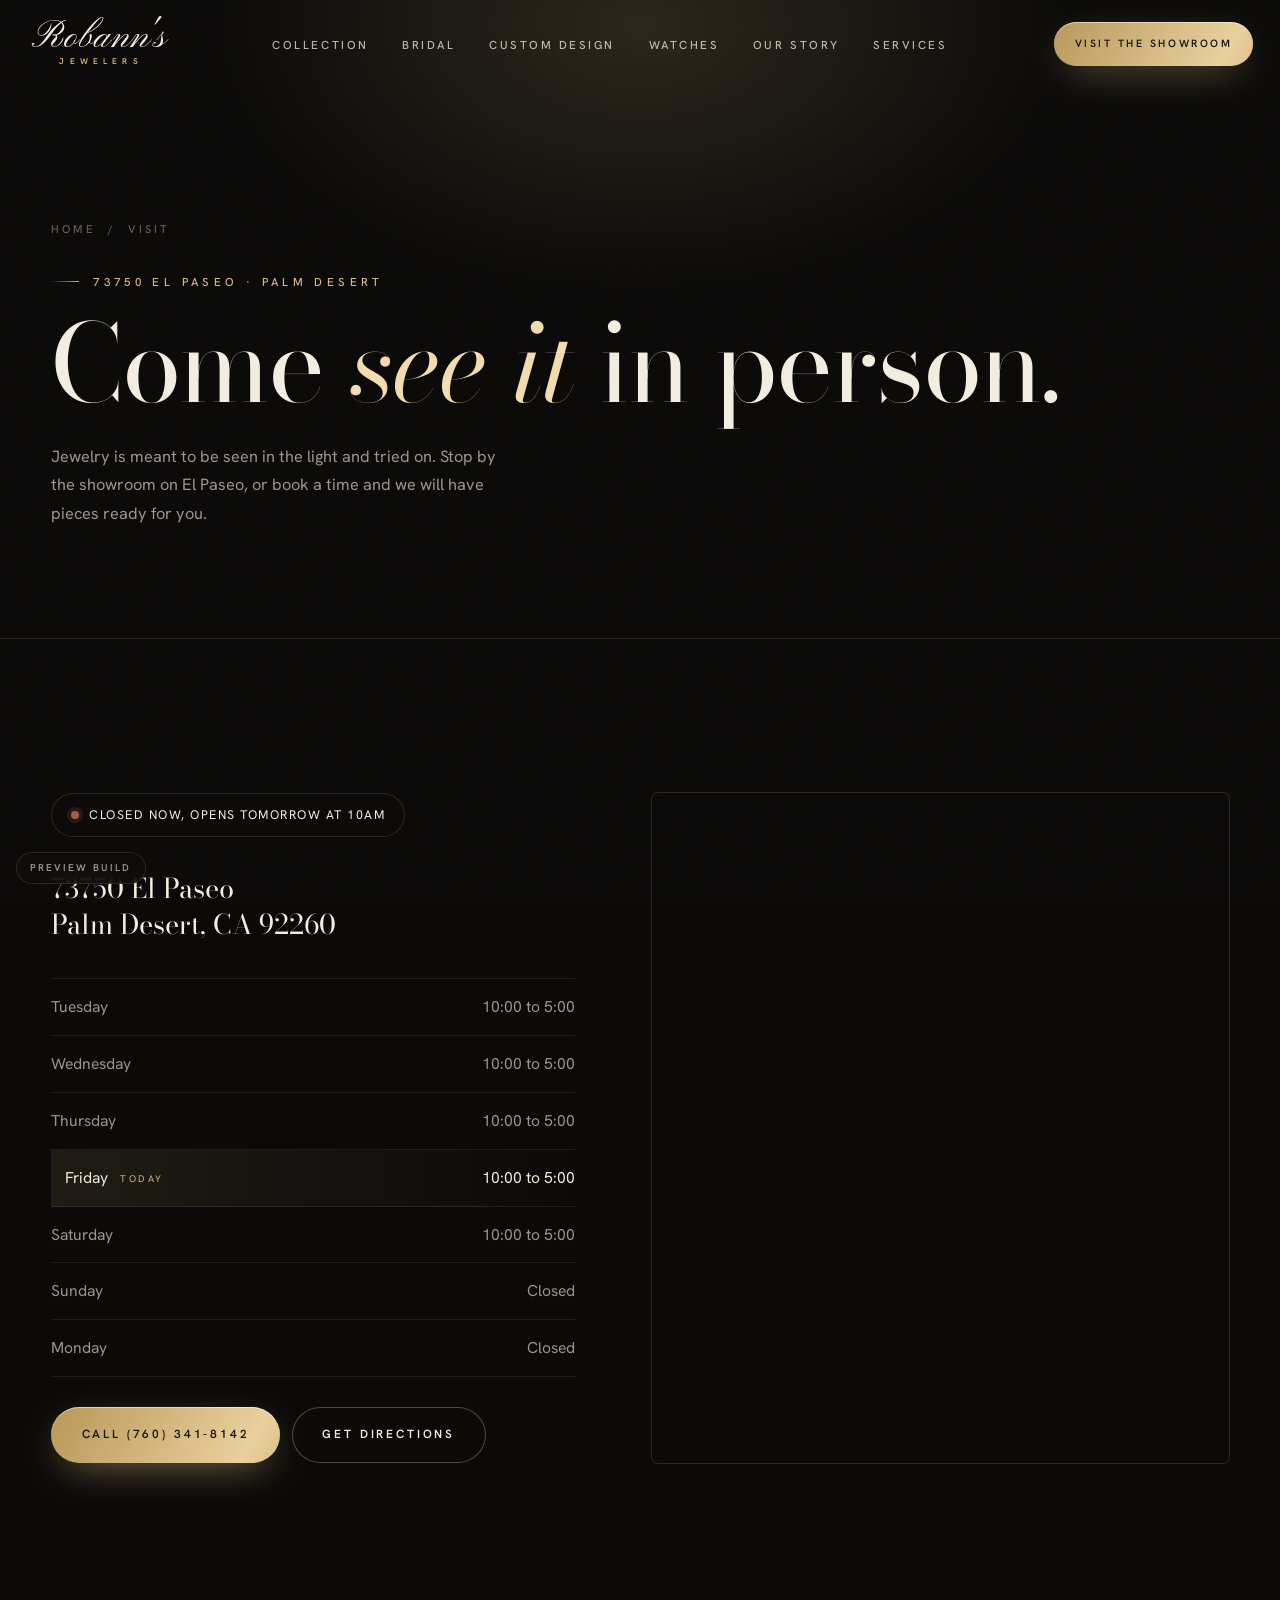
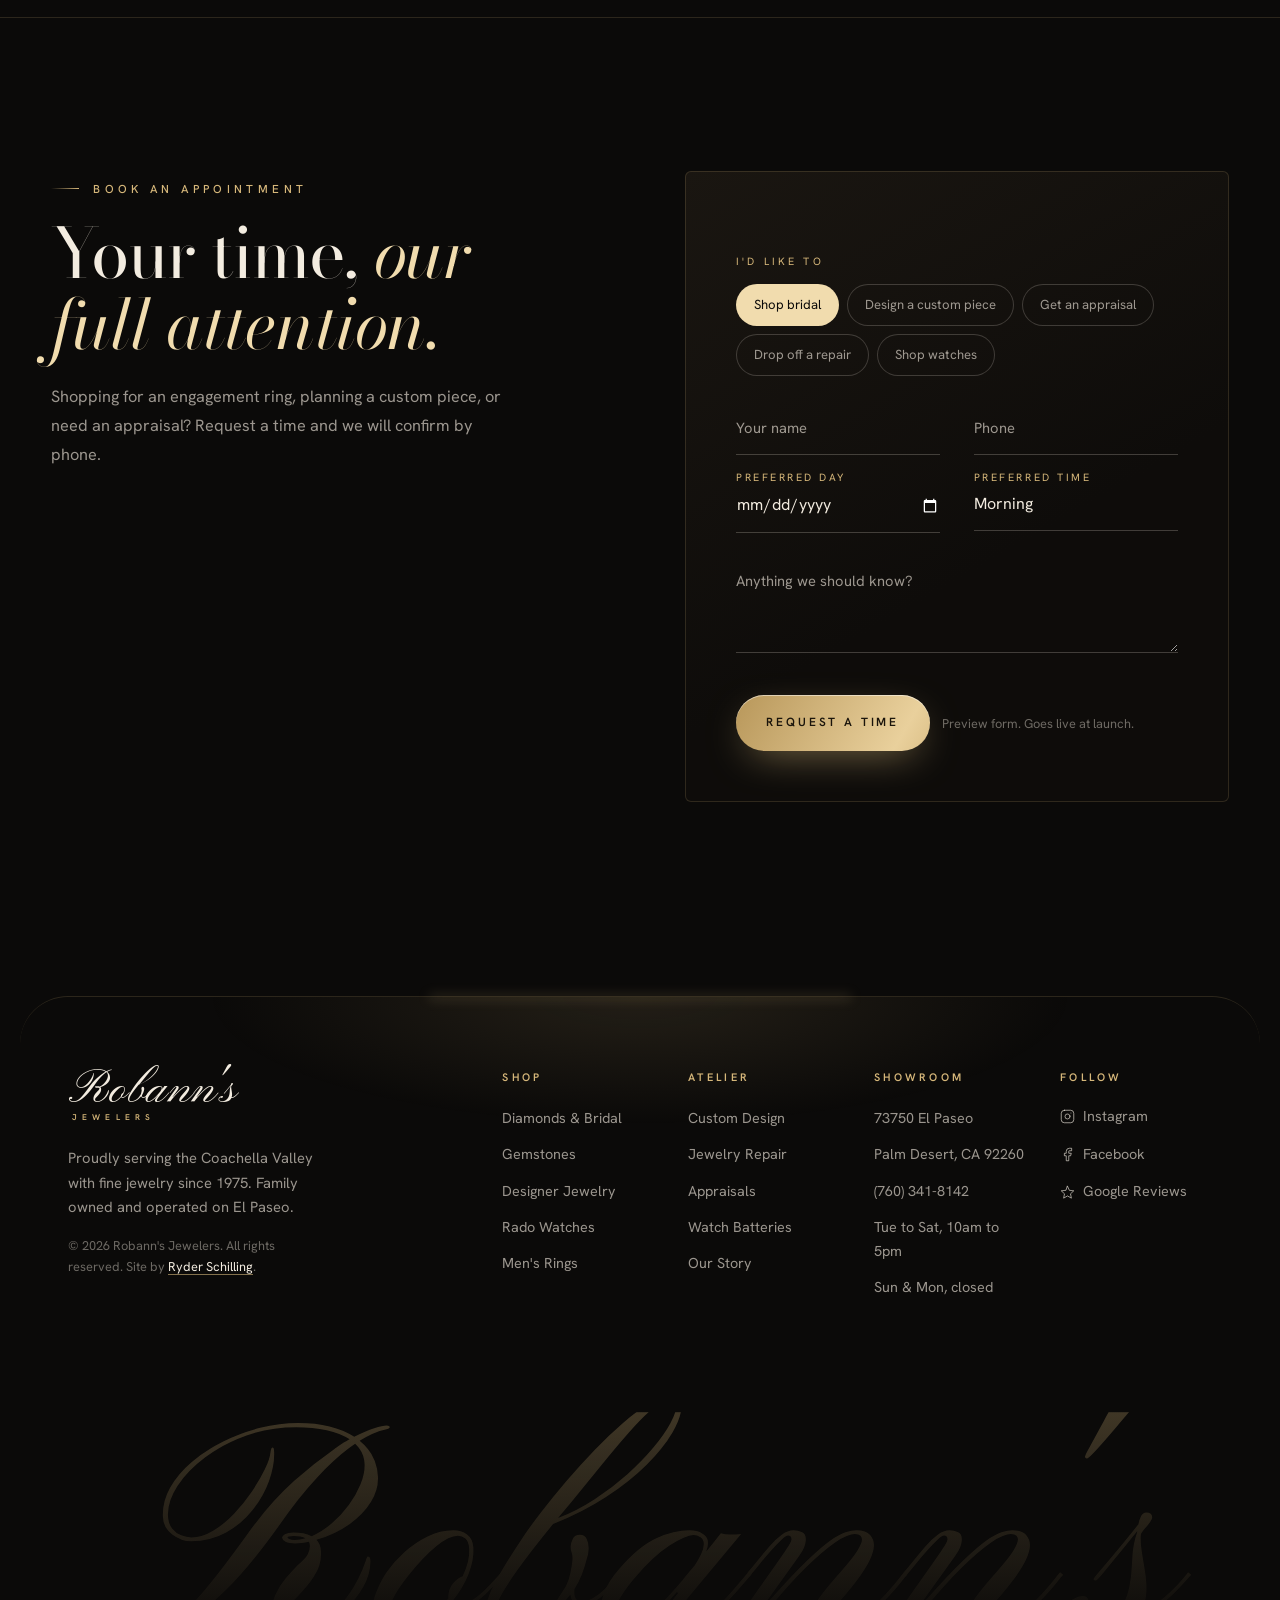
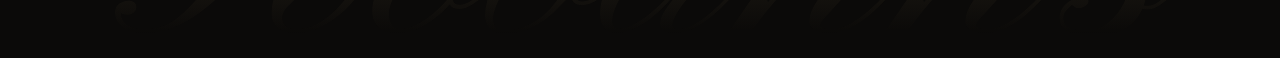
<file: visit.html>
<!DOCTYPE html>
<html lang="en">
<head>
<meta charset="UTF-8">
<meta name="viewport" content="width=device-width, initial-scale=1, viewport-fit=cover">
<title>Visit Robann's Jewelers | 73750 El Paseo, Palm Desert</title>
<meta name="description" content="Visit Robann's Jewelers at 73750 El Paseo, Palm Desert, CA 92260. Open Tuesday to Saturday, 10am to 5pm. Call (760) 341-8142.">
<meta name="theme-color" content="#0b0a09">
<meta property="og:title" content="Visit Robann's Jewelers | 73750 El Paseo, Palm Desert">
<meta property="og:description" content="Visit Robann's Jewelers at 73750 El Paseo, Palm Desert, CA 92260. Open Tuesday to Saturday, 10am to 5pm. Call (760) 341-8142.">
<meta property="og:image" content="assets/img/dk-krypell-blue-crown.jpg">
<link rel="icon" href="data:image/svg+xml,%3Csvg xmlns='http://www.w3.org/2000/svg' viewBox='0 0 64 64'%3E%3Crect width='64' height='64' rx='14' fill='%230b0a09'/%3E%3Cpath d='M32 10 50 28 32 54 14 28Z' fill='none' stroke='%23d6b77a' stroke-width='3'/%3E%3Cpath d='M14 28h36M24 28l8 26 8-26M24 28l8-18 8 18' fill='none' stroke='%23d6b77a' stroke-width='2'/%3E%3C/svg%3E">
<link rel="preconnect" href="https://fonts.googleapis.com">
<link rel="preconnect" href="https://fonts.gstatic.com" crossorigin>
<link href="https://fonts.googleapis.com/css2?family=Bodoni+Moda:ital,opsz,wght@0,6..96,400;0,6..96,500;1,6..96,400;1,6..96,500&family=Hanken+Grotesk:wght@300;400;500;600&family=Pinyon+Script&display=swap" rel="stylesheet">
<link rel="stylesheet" href="assets/css/site.css">
<link rel="stylesheet" href="assets/css/home.css">
<link rel="stylesheet" href="assets/css/pages.css">
<script type="application/ld+json">{"@context":"https://schema.org","@type":"JewelryStore","name":"Robann's Jewelers","foundingDate":"1975","telephone":"+1-760-341-8142","address":{"@type":"PostalAddress","streetAddress":"73750 El Paseo","addressLocality":"Palm Desert","addressRegion":"CA","postalCode":"92260","addressCountry":"US"},"openingHoursSpecification":[{"@type":"OpeningHoursSpecification","dayOfWeek":["Tuesday","Wednesday","Thursday","Friday","Saturday"],"opens":"10:00","closes":"17:00"}],"sameAs":["https://www.facebook.com/robannsjewelers","https://www.instagram.com/robannsjewelers/"]}</script>
<script src="assets/js/site.js" defer></script>
<script src="assets/js/pages.js" defer></script>
</head>
<body>

<header class="gnav" id="gnav">
  <nav class="gnav__card" aria-label="Main">
    <div class="gnav__glow" aria-hidden="true"></div>
    <a href="index.html" class="logo" data-fx style="--d:.04s" aria-label="Robann's Jewelers home"><span class="s">Robann's</span><span class="w">JEWELERS</span></a>
    <ul class="gnav__links">
      <li data-fx style="--d:0.10s"><a href="collection.html">Collection</a></li>
      <li data-fx style="--d:0.16s"><a href="collection.html?c=bridal">Bridal</a></li>
      <li data-fx style="--d:0.22s"><a href="custom.html">Custom Design</a></li>
      <li data-fx style="--d:0.28s"><a href="collection.html?c=watches">Watches</a></li>
      <li data-fx style="--d:0.34s"><a href="story.html">Our Story</a></li>
      <li data-fx style="--d:0.40s"><a href="services.html">Services</a></li>
    </ul>
    <div class="gnav__cta">
      <a href="tel:+17603418142" class="gnav__phone" data-fx style="--d:.46s"><svg viewBox="0 0 24 24" fill="none" stroke="currentColor" stroke-width="1.6" stroke-linecap="round" stroke-linejoin="round"><path d="M22 16.92v3a2 2 0 0 1-2.18 2 19.8 19.8 0 0 1-8.63-3.07 19.5 19.5 0 0 1-6-6A19.8 19.8 0 0 1 2.12 4.18 2 2 0 0 1 4.11 2h3a2 2 0 0 1 2 1.72c.13.96.36 1.9.7 2.81a2 2 0 0 1-.45 2.11L8.1 9.9a16 16 0 0 0 6 6l1.27-1.27a2 2 0 0 1 2.11-.45c.9.34 1.85.57 2.81.7A2 2 0 0 1 22 16.92z"/></svg>(760) 341-8142</a>
      <a href="visit.html" class="btn btn--gold" data-fx style="--d:.52s">Visit the Showroom</a>
      <button class="burger" id="burger" aria-label="Open menu" aria-expanded="false" data-fx style="--d:.2s"><span></span><span></span><span></span></button>
    </div>
  </nav>
</header>
<div class="mmenu" id="mmenu" aria-hidden="true">
  <a class="ml" href="collection.html">The <em>Collection</em></a>
  <a class="ml" href="collection.html?c=bridal">Bridal</a>
  <a class="ml" href="custom.html">Custom <em>Design</em></a>
  <a class="ml" href="collection.html?c=watches">Watches</a>
  <a class="ml" href="story.html">Our <em>Story</em></a>
  <a class="ml" href="services.html">Services</a>
  <a class="ml" href="visit.html">Visit</a>
  <div class="mfoot"><a class="btn btn--gold" href="tel:+17603418142">Call (760) 341-8142</a><a class="btn btn--line" href="https://maps.google.com/?q=Robann's+Jewelers+73750+El+Paseo+Palm+Desert+CA" target="_blank" rel="noopener">Directions</a></div>
</div>
<main id="main">
<section class="phero">
  <div class="wrap">
    <div class="crumbs" data-rv><a href="index.html">Home</a> &nbsp;/&nbsp; Visit</div>
    <div class="eyebrow" data-rv>73750 El Paseo &middot; Palm Desert</div>
    <h1 class="h-xl" data-rv style="--d:.08s">Come <em>see it</em> in person.</h1>
    <p class="lead" data-rv style="--d:.16s">Jewelry is meant to be seen in the light and tried on. Stop by the showroom on El Paseo, or book a time and we will have pieces ready for you.</p>
  </div>
</section>

<section class="sec visit">
  <div class="wrap visit__grid">
    <div>
      <div class="vstatus" data-status data-rv style="margin-top:0"><span class="pill"><i></i><span class="t">Tue to Sat, 10am to 5pm</span></span></div>
      <p class="addr" data-rv style="--d:.06s">73750 El Paseo<br>Palm Desert, CA 92260</p>
      <ul class="hours" data-rv style="--d:.1s">
        <li data-day="2"><span>Tuesday</span><span>10:00 to 5:00</span></li>
        <li data-day="3"><span>Wednesday</span><span>10:00 to 5:00</span></li>
        <li data-day="4"><span>Thursday</span><span>10:00 to 5:00</span></li>
        <li data-day="5"><span>Friday</span><span>10:00 to 5:00</span></li>
        <li data-day="6"><span>Saturday</span><span>10:00 to 5:00</span></li>
        <li data-day="0"><span>Sunday</span><span>Closed</span></li>
        <li data-day="1"><span>Monday</span><span>Closed</span></li>
      </ul>
      <div class="acts" data-rv style="--d:.14s"><a href="tel:+17603418142" class="btn btn--gold">Call (760) 341-8142</a><a href="https://maps.google.com/?q=Robann's+Jewelers+73750+El+Paseo+Palm+Desert+CA" target="_blank" rel="noopener" class="btn btn--line">Get Directions</a></div>
    </div>
    <div class="map" data-rv="scale"><iframe title="Map to Robann's Jewelers" loading="lazy" referrerpolicy="no-referrer-when-downgrade" src="https://www.google.com/maps?q=Robann's+Jewelers,+73750+El+Paseo,+Palm+Desert,+CA+92260&amp;z=16&amp;output=embed"></iframe></div>
  </div>
</section>

<section class="sec" id="book" style="border-top:1px solid var(--line)">
  <div class="wrap split2" style="align-items:start">
    <div>
      <div class="eyebrow" data-rv>Book an appointment</div>
      <h2 class="h-lg" data-rv style="--d:.08s">Your time, <em>our full attention.</em></h2>
      <p class="lead" data-rv style="--d:.12s;margin-top:24px">Shopping for an engagement ring, planning a custom piece, or need an appraisal? Request a time and we will confirm by phone.</p>
    </div>
    <div class="formcard" data-rv="scale">
      <form data-mock>
        <div class="form-body">
          <span class="kicker" style="margin-top:0">I'd like to</span>
          <div class="chipset">
            <label><input type="radio" name="r" checked><span>Shop bridal</span></label>
            <label><input type="radio" name="r"><span>Design a custom piece</span></label>
            <label><input type="radio" name="r"><span>Get an appraisal</span></label>
            <label><input type="radio" name="r"><span>Drop off a repair</span></label>
            <label><input type="radio" name="r"><span>Shop watches</span></label>
          </div>
          <div class="form-grid" style="margin-top:14px">
            <div class="field"><input type="text" placeholder=" " required><label>Your name</label></div>
            <div class="field"><input type="tel" placeholder=" " required><label>Phone</label></div>
            <div class="field"><input type="date" placeholder=" "><label>Preferred day</label></div>
            <div class="field"><select><option>Morning</option><option>Midday</option><option>Afternoon</option></select><label>Preferred time</label></div>
            <div class="field full"><textarea placeholder=" "></textarea><label>Anything we should know?</label></div>
          </div>
          <div class="acts"><button class="btn btn--gold" type="submit">Request a Time</button><span class="fine">Preview form. Goes live at launch.</span></div>
        </div>
        <p class="form-ok">Thank you. We will call to confirm your appointment.</p>
      </form>
    </div>
  </div>
</section>
</main>

<footer class="site-foot">
  <div class="gfoot">
    <div class="gfoot__glow" aria-hidden="true"></div>
    <div class="gfoot__grid">
      <div class="gfoot__brand" data-fx style="--d:.1s">
        <a href="index.html" class="logo"><span class="s">Robann's</span><span class="w">JEWELERS</span></a>
        <p>Proudly serving the Coachella Valley with fine jewelry since 1975. Family owned and operated on El Paseo.</p>
        <p class="copy">&copy; <span data-year>2026</span> Robann's Jewelers. All rights reserved. Site by <a href="https://ryderschilling.com" target="_blank" rel="noopener">Ryder Schilling</a>.</p>
      </div>
      <div class="gfoot__cols">
        <div data-fx style="--d:.12s">
          <h3>Shop</h3>
          <ul><li><a href="collection.html?c=bridal">Diamonds &amp; Bridal</a></li><li><a href="collection.html?c=gemstones">Gemstones</a></li><li><a href="collection.html?c=designer">Designer Jewelry</a></li><li><a href="collection.html?c=watches">Rado Watches</a></li><li><a href="collection.html?c=mens">Men's Rings</a></li></ul>
        </div>
        <div data-fx style="--d:.2s">
          <h3>Atelier</h3>
          <ul><li><a href="custom.html">Custom Design</a></li><li><a href="services.html">Jewelry Repair</a></li><li><a href="services.html#appraisals">Appraisals</a></li><li><a href="services.html#watch">Watch Batteries</a></li><li><a href="story.html">Our Story</a></li></ul>
        </div>
        <div data-fx style="--d:.28s">
          <h3>Showroom</h3>
          <ul><li><a href="https://maps.google.com/?q=Robann's+Jewelers+73750+El+Paseo+Palm+Desert+CA" target="_blank" rel="noopener">73750 El Paseo</a></li><li><span>Palm Desert, CA 92260</span></li><li><a href="tel:+17603418142">(760) 341-8142</a></li><li><span>Tue to Sat, 10am to 5pm</span></li><li><span>Sun &amp; Mon, closed</span></li></ul>
        </div>
        <div data-fx style="--d:.36s">
          <h3>Follow</h3>
          <ul>
            <li><a href="https://www.instagram.com/robannsjewelers/" target="_blank" rel="noopener"><svg viewBox="0 0 24 24" fill="none" stroke="currentColor" stroke-width="1.6" stroke-linecap="round" stroke-linejoin="round"><rect x="2" y="2" width="20" height="20" rx="5"/><path d="M16 11.37A4 4 0 1 1 12.63 8 4 4 0 0 1 16 11.37z"/><path d="M17.5 6.5h.01"/></svg>Instagram</a></li>
            <li><a href="https://www.facebook.com/robannsjewelers" target="_blank" rel="noopener"><svg viewBox="0 0 24 24" fill="none" stroke="currentColor" stroke-width="1.6" stroke-linecap="round" stroke-linejoin="round"><path d="M18 2h-3a5 5 0 0 0-5 5v3H7v4h3v8h4v-8h3l1-4h-4V7a1 1 0 0 1 1-1h3z"/></svg>Facebook</a></li>
            <li><a href="https://www.google.com/search?q=Robann%27s+Jewelers+Palm+Desert" target="_blank" rel="noopener"><svg viewBox="0 0 24 24" fill="none" stroke="currentColor" stroke-width="1.6" stroke-linecap="round" stroke-linejoin="round"><path d="M12 2 15 8.5 22 9.3l-5.2 4.8 1.4 6.9L12 17.5 5.8 21l1.4-6.9L2 9.3l7-.8z"/></svg>Google Reviews</a></li>
          </ul>
        </div>
      </div>
    </div>
  </div>
  <div class="wordmark" aria-hidden="true">Robann's</div>
</footer>
<div class="callbar" id="callbar"><a class="btn btn--gold" href="tel:+17603418142">Call</a><a class="btn btn--line" style="background:rgba(14,12,10,.85);backdrop-filter:blur(10px)" href="visit.html">Visit</a></div>
<div class="mock-note">Preview build</div>
</body>
</html>
</file>
<file: assets/css/site.css>
/* Robann's Jewelers, dark luxe build. Ryder Schilling LLC. */
:root{
  --ink:#0b0a09;--ink-2:#12100e;--ink-3:#1a1714;--line:rgba(214,183,122,.16);--line-2:rgba(243,236,224,.09);
  --gold:#d6b77a;--gold-2:#b8975a;--gold-3:#f1dcae;--cream:#f3ece0;--ivory:#f7f2e9;--plinth:#f4efe6;
  --muted:rgba(243,236,224,.62);--muted-2:rgba(243,236,224,.42);--emerald:#2d8a68;
  --display:'Bodoni Moda',Didot,'Times New Roman',serif;--sans:'Hanken Grotesk',system-ui,sans-serif;--script:'Pinyon Script',cursive;
  --ease:cubic-bezier(.16,1,.3,1);--spring:cubic-bezier(.34,1.4,.64,1);
  --gutter:clamp(20px,4vw,56px);--max:1320px;
}
*{margin:0;padding:0;box-sizing:border-box}
html{-webkit-text-size-adjust:100%;overflow-x:clip}
body{background:var(--ink);color:var(--cream);font-family:var(--sans);font-size:16px;line-height:1.65;font-weight:400;overflow-x:clip;-webkit-font-smoothing:antialiased}
img{display:block;max-width:100%}
a{color:inherit;text-decoration:none}
button{font:inherit;color:inherit;background:none;border:0;cursor:pointer}
::selection{background:var(--gold);color:var(--ink)}
.sr-only{position:absolute;width:1px;height:1px;overflow:hidden;clip:rect(0 0 0 0);white-space:nowrap}
.wrap{max-width:var(--max);margin:0 auto;padding:0 var(--gutter)}
:focus-visible{outline:1.5px solid var(--gold);outline-offset:4px}

/* grain */
body::after{content:"";position:fixed;inset:0;z-index:300;pointer-events:none;opacity:.05;mix-blend-mode:overlay;
  background-image:url("data:image/svg+xml,%3Csvg xmlns='http://www.w3.org/2000/svg' width='160' height='160'%3E%3Cfilter id='n'%3E%3CfeTurbulence type='fractalNoise' baseFrequency='.9' numOctaves='3' stitchTiles='stitch'/%3E%3C/filter%3E%3Crect width='100%25' height='100%25' filter='url(%23n)'/%3E%3C/svg%3E")}

/* type */
.eyebrow{display:inline-flex;align-items:center;gap:14px;font-size:.72rem;font-weight:500;letter-spacing:.38em;text-transform:uppercase;color:var(--gold)}
.eyebrow::before{content:"";width:28px;height:1px;background:linear-gradient(90deg,transparent,var(--gold))}
.eyebrow.c::after{content:"";width:28px;height:1px;background:linear-gradient(90deg,var(--gold),transparent)}
.h-xl,.h-lg,.h-md{font-family:var(--display);font-weight:400;letter-spacing:-.015em;line-height:1.02;text-wrap:balance}
.h-xl{font-size:clamp(3rem,8.4vw,8.6rem);line-height:.94}
.h-lg{font-size:clamp(2.4rem,5.4vw,5.2rem)}
.h-md{font-size:clamp(1.9rem,3.4vw,3.2rem);line-height:1.08}
.h-xl em,.h-lg em,.h-md em{font-style:italic;color:var(--gold-3)}
.gold-text{background:linear-gradient(100deg,#a8864c 0%,#f1dcae 28%,#c9a76a 50%,#fff1d0 64%,#b8975a 100%);background-size:220% 100%;-webkit-background-clip:text;background-clip:text;color:transparent;animation:sheen 7s linear infinite}
@keyframes sheen{to{background-position:-220% 0}}
.lead{font-size:clamp(1.02rem,1.25vw,1.16rem);color:var(--muted);max-width:52ch;line-height:1.75}
.center{text-align:center}.center .lead{margin-left:auto;margin-right:auto}

/* buttons */
.btn{--h:56px;position:relative;display:inline-flex;align-items:center;justify-content:center;gap:.8rem;height:var(--h);padding:0 1.9rem;font-size:.74rem;font-weight:600;letter-spacing:.24em;text-transform:uppercase;border-radius:999px;overflow:hidden;isolation:isolate;transition:transform .6s var(--spring),box-shadow .5s var(--ease),color .4s,background-color .4s;white-space:nowrap}
.btn svg{width:16px;height:16px;transition:transform .5s var(--spring)}
.btn:hover svg{transform:translateX(4px)}
.btn--gold{background:linear-gradient(120deg,#b8975a,#e9d09c 45%,#c4a466 70%,#f3dfb0);background-size:200% 100%;color:#1a140b;box-shadow:0 12px 40px -14px rgba(214,183,122,.7),inset 0 1px 0 rgba(255,255,255,.5);transition:transform .6s var(--spring),box-shadow .5s var(--ease),background-position .9s var(--ease)}
.btn--gold:hover{transform:translateY(-2px);background-position:100% 0;box-shadow:0 20px 50px -14px rgba(214,183,122,.85),inset 0 1px 0 rgba(255,255,255,.5)}
.btn--line{color:var(--cream);box-shadow:inset 0 0 0 1px rgba(243,236,224,.28)}
.btn--line::before{content:"";position:absolute;inset:0;z-index:-1;background:var(--cream);transform:translateY(101%);transition:transform .6s var(--ease)}
.btn--line:hover{color:var(--ink)}.btn--line:hover::before{transform:none}
.btn--dark{background:var(--ink);color:var(--cream)}
.btn--dark:hover{transform:translateY(-2px);background:#26211b}
.link{display:inline-flex;align-items:center;gap:.6rem;font-size:.72rem;font-weight:600;letter-spacing:.26em;text-transform:uppercase;color:var(--gold);padding-bottom:6px;background:linear-gradient(var(--gold),var(--gold)) left bottom/30% 1px no-repeat;transition:background-size .6s var(--ease),color .3s}
.link:hover{background-size:100% 1px;color:var(--gold-3)}

/* motion primitives */
[data-fx]{opacity:0;filter:blur(4px);transform:translateY(-8px);transition:opacity .8s cubic-bezier(.25,.1,.25,1),filter .8s cubic-bezier(.25,.1,.25,1),transform .9s var(--spring);transition-delay:var(--d,0s)}
[data-fx].in{opacity:1;filter:none;transform:none}
[data-rv]{opacity:0;filter:blur(8px);transform:translateY(28px);transition:opacity 1.1s var(--ease),filter 1.1s var(--ease),transform 1.2s var(--ease);transition-delay:var(--d,0s)}
[data-rv].in{opacity:1;filter:none;transform:none}
[data-rv="scale"]{transform:scale(.94)}
.mask-line{display:block;overflow:hidden;padding-bottom:.06em}
.mask-line>span{display:block;transform:translateY(105%);transition:transform 1.3s var(--ease);transition-delay:var(--d,0s)}
.in .mask-line>span,.mask-line.in>span{transform:none}
@media (prefers-reduced-motion:reduce){[data-fx],[data-rv],.mask-line>span{opacity:1!important;filter:none!important;transform:none!important;transition:none!important}.gold-text{animation:none}}

/* ===== GLOW NAV ===== */
.gnav{position:fixed;inset:0 0 auto 0;z-index:100;display:flex;justify-content:center;pointer-events:none}
.gnav__card{pointer-events:auto;position:relative;width:min(80rem,100%);display:flex;align-items:center;justify-content:space-between;gap:1.5rem;padding:22px 26px 22px 30px;border:1px solid transparent;border-top:0;border-radius:0 0 2rem 2rem;transition:padding .5s var(--ease),border-color .5s var(--ease),box-shadow .5s var(--ease)}
.gnav__card::before{content:"";position:absolute;inset:0;border-radius:inherit;z-index:-1;background:rgba(11,10,9,0);backdrop-filter:blur(0);-webkit-backdrop-filter:blur(0);transition:background .5s var(--ease),backdrop-filter .5s,-webkit-backdrop-filter .5s}
.gnav__glow{position:absolute;bottom:0;left:50%;width:34%;height:1px;transform:translate(-50%,50%);border-radius:99px;background:var(--gold);filter:blur(6px);opacity:0;transition:opacity .6s var(--ease)}
.gnav.is-scrolled .gnav__card{padding:12px 14px 12px 26px;border-color:var(--line);box-shadow:0 24px 50px -24px rgba(0,0,0,.8);background:radial-gradient(35% 90px at 50% 100%,rgba(214,183,122,.14),transparent)}
.gnav.is-scrolled .gnav__card::before{background:rgba(14,12,10,.82);backdrop-filter:blur(18px) saturate(1.3);-webkit-backdrop-filter:blur(18px) saturate(1.3)}
.gnav.is-scrolled .gnav__glow{opacity:.9}
.logo{display:inline-flex;flex-direction:column;align-items:center;line-height:1;color:var(--cream)}
.logo .s{font-family:var(--script);font-size:2.35rem;line-height:.9;letter-spacing:.01em;transition:font-size .5s var(--ease)}
.logo .w{font-size:.52rem;letter-spacing:.62em;margin:2px -0.62em 0 0;color:var(--gold);font-weight:600}
.gnav.is-scrolled .logo .s{font-size:2rem}
.gnav__links{display:flex;gap:.2rem;list-style:none}
.gnav__links a{display:block;white-space:nowrap;padding:.55rem .95rem;font-size:.72rem;font-weight:500;letter-spacing:.22em;text-transform:uppercase;color:rgba(243,236,224,.74);border-radius:999px;transition:color .3s,background-color .3s}
.gnav__links a:hover,.gnav__links a[aria-current]{color:var(--gold-3);background:rgba(214,183,122,.08)}
.gnav__cta{display:flex;align-items:center;gap:.4rem}
.gnav__phone{white-space:nowrap;display:inline-flex;align-items:center;gap:.5rem;font-size:.82rem;font-weight:500;letter-spacing:.06em;padding:.55rem .9rem;border-radius:999px;color:var(--cream);transition:background-color .3s}
.gnav__phone:hover{background:rgba(255,255,255,.06)}
.gnav__phone svg{width:15px;height:15px;color:var(--gold)}
.gnav .btn{--h:44px;padding:0 1.3rem;font-size:.66rem}
.burger{display:none;width:46px;height:46px;border-radius:50%;box-shadow:inset 0 0 0 1px var(--line);position:relative}
.burger span{position:absolute;left:14px;right:14px;height:1px;background:var(--cream);transition:transform .5s var(--ease),opacity .3s}
.burger span:nth-child(1){top:18px}.burger span:nth-child(2){top:23px}.burger span:nth-child(3){top:28px}
.menu-open .burger span:nth-child(1){transform:translateY(5px) rotate(45deg)}
.menu-open .burger span:nth-child(2){opacity:0}
.menu-open .burger span:nth-child(3){transform:translateY(-5px) rotate(-45deg)}
.mmenu{position:fixed;inset:0;z-index:90;background:radial-gradient(80% 60% at 50% 0%,#1d1913,var(--ink) 70%);display:flex;flex-direction:column;justify-content:center;gap:.4rem;padding:110px var(--gutter) 40px;clip-path:circle(0% at calc(100% - 44px) 44px);transition:clip-path .8s var(--ease);pointer-events:none}
.menu-open .mmenu{clip-path:circle(150% at calc(100% - 44px) 44px);pointer-events:auto}
.mmenu a.ml{font-family:var(--display);font-size:clamp(2.2rem,9vw,3.4rem);line-height:1.15;opacity:0;transform:translateY(20px);transition:opacity .6s var(--ease),transform .7s var(--ease)}
.mmenu a.ml em{font-style:italic;color:var(--gold-3)}
.menu-open .mmenu a.ml{opacity:1;transform:none}
.menu-open .mmenu a.ml:nth-child(2){transition-delay:.05s}.menu-open .mmenu a.ml:nth-child(3){transition-delay:.1s}.menu-open .mmenu a.ml:nth-child(4){transition-delay:.15s}.menu-open .mmenu a.ml:nth-child(5){transition-delay:.2s}.menu-open .mmenu a.ml:nth-child(6){transition-delay:.25s}.menu-open .mmenu a.ml:nth-child(7){transition-delay:.3s}
.mmenu .mfoot{margin-top:2rem;display:flex;flex-wrap:wrap;gap:.6rem}
.menu-open{overflow:hidden}
@media (max-width:1380px){.gnav__phone{display:none}}
@media (max-width:1180px){.gnav__links{display:none}.burger{display:block}.gnav__phone{display:inline-flex}}
@media (max-width:640px){.gnav__phone,.gnav .btn{display:none}.gnav__card{padding:16px 16px 16px 20px}.logo .s{font-size:2rem}}

/* ===== MARQUEE ===== */
.marquee{border-top:1px solid var(--line);border-bottom:1px solid var(--line);padding:26px 0;overflow:hidden;background:var(--ink-2);-webkit-mask:linear-gradient(90deg,transparent,#000 10%,#000 90%,transparent);mask:linear-gradient(90deg,transparent,#000 10%,#000 90%,transparent)}
.marquee__track{display:flex;width:max-content;animation:mq 46s linear infinite}
.marquee:hover .marquee__track{animation-play-state:paused}
.marquee__track span{display:flex;align-items:center;gap:3rem;padding-right:3rem;font-family:var(--display);font-style:italic;font-size:clamp(1.4rem,2.4vw,2.1rem);color:rgba(243,236,224,.5);white-space:nowrap;transition:color .4s}
.marquee__track span:hover{color:var(--gold-3)}
.marquee__track span::after{content:"";width:9px;height:9px;transform:rotate(45deg);border:1px solid var(--gold)}
@keyframes mq{to{transform:translateX(-50%)}}

/* ===== plinth (white bg product photos on dark) ===== */
.plinth{position:relative;background:radial-gradient(120% 90% at 50% 35%,#fffdf9 0%,var(--plinth) 55%,#e6ddcd 100%);overflow:hidden;isolation:isolate}
.plinth img{mix-blend-mode:multiply;width:100%;height:100%;object-fit:contain}

/* ===== page hero (inner pages) ===== */
.phero{position:relative;padding:clamp(150px,20vw,220px) 0 clamp(70px,9vw,110px);overflow:hidden;border-bottom:1px solid var(--line)}
.phero::before{content:"";position:absolute;inset:-20% -10% auto;height:120%;background:radial-gradient(40% 50% at 50% 20%,rgba(214,183,122,.16),transparent 70%);pointer-events:none}
.phero .wrap{position:relative}
.phero .h-xl{margin-top:22px}
.phero .lead{margin-top:28px}
.crumbs{font-size:.7rem;letter-spacing:.28em;text-transform:uppercase;color:var(--muted-2);margin-bottom:26px}
.crumbs a:hover{color:var(--gold)}

/* ===== section scaffolding ===== */
.sec{padding:clamp(90px,12vw,170px) 0;position:relative}
.sec-head{display:flex;justify-content:space-between;align-items:flex-end;gap:40px;flex-wrap:wrap;margin-bottom:clamp(44px,6vw,80px)}
.sec-head .h-lg{margin-top:20px}
.on-ivory{background:var(--ivory);color:var(--ink)}
.on-ivory .lead{color:#6f6658}
.on-ivory .eyebrow{color:#9a7a42}.on-ivory .eyebrow::before{background:linear-gradient(90deg,transparent,#9a7a42)}
.on-ivory .h-lg em,.on-ivory .h-md em,.on-ivory .h-xl em{color:#9a7a42}
.on-ivory .link{color:#8a6c38;background-image:linear-gradient(#8a6c38,#8a6c38)}
.hr-gold{height:1px;background:linear-gradient(90deg,transparent,var(--gold),transparent);opacity:.5;border:0}

/* forms */
.field{position:relative;display:block}
.field input,.field textarea,.field select{width:100%;background:transparent;border:0;border-bottom:1px solid rgba(243,236,224,.22);padding:26px 0 12px;color:var(--cream);font:inherit;font-size:1rem;outline:0;border-radius:0;transition:border-color .4s;-webkit-appearance:none;appearance:none}
.field select option{background:var(--ink-2)}
.field textarea{resize:vertical;min-height:110px}
.field label{position:absolute;left:0;top:26px;font-size:.92rem;color:var(--muted);pointer-events:none;transition:transform .4s var(--ease),font-size .4s,color .4s,top .4s}
.field input:focus,.field textarea:focus,.field select:focus{border-color:var(--gold)}
.field input:focus+label,.field input:not(:placeholder-shown)+label,.field textarea:focus+label,.field textarea:not(:placeholder-shown)+label,.field select+label,.field input[type=date]+label{top:4px;font-size:.66rem;letter-spacing:.24em;text-transform:uppercase;color:var(--gold)}
.form-grid{display:grid;grid-template-columns:1fr 1fr;gap:10px 34px}
.form-grid .full{grid-column:1/-1}
@media (max-width:640px){.form-grid{grid-template-columns:1fr}}
.form-ok{display:none;padding:22px 0;color:var(--gold-3);font-family:var(--display);font-size:1.4rem;font-style:italic}
form.sent .form-ok{display:block}form.sent .form-body{display:none}

/* ===== CTA band ===== */
.cta-band{position:relative;overflow:hidden;padding:clamp(100px,13vw,180px) 0;text-align:center;border-top:1px solid var(--line)}
.cta-band::before{content:"";position:absolute;left:50%;top:50%;width:min(900px,120vw);aspect-ratio:1;transform:translate(-50%,-50%);background:radial-gradient(circle,rgba(214,183,122,.14),transparent 60%);pointer-events:none}
.cta-band .h-lg{margin:22px auto 0;max-width:16ch}
.cta-band .lead{margin:24px auto 0}
.cta-band .acts{margin-top:44px;display:flex;justify-content:center;gap:14px;flex-wrap:wrap}

/* ===== GLOW FOOTER ===== */
.site-foot{background:var(--ink);padding:40px 20px 0;overflow:hidden;position:relative}
.gfoot{position:relative;max-width:80rem;margin:0 auto;border-top:1px solid var(--line);border-radius:2rem 2rem 0 0;background:radial-gradient(35% 128px at 50% 0%,rgba(214,183,122,.12),transparent);padding:52px 26px}
@media (min-width:768px){.gfoot{border-radius:3rem 3rem 0 0;padding:72px 48px}}
.gfoot__glow{position:absolute;top:0;left:50%;width:34%;height:1px;transform:translate(-50%,-50%);border-radius:99px;background:var(--gold);filter:blur(6px)}
.gfoot__grid{display:grid;gap:44px}
@media (min-width:1100px){.gfoot__grid{grid-template-columns:1.1fr 2fr}}
.gfoot__brand .logo{align-items:flex-start}.gfoot__brand .logo .s{font-size:3rem}.gfoot__brand .logo .w{margin-left:4px}
.gfoot__brand p{font-size:.92rem;color:var(--muted);margin-top:24px;max-width:34ch}
.gfoot__brand .copy{font-size:.8rem;color:var(--muted-2);margin-top:16px}
.gfoot__brand .copy a{color:var(--cream);text-decoration:underline;text-underline-offset:3px;text-decoration-color:rgba(214,183,122,.6)}
.gfoot__cols{display:grid;grid-template-columns:repeat(2,1fr);gap:34px}
@media (min-width:768px){.gfoot__cols{grid-template-columns:repeat(4,1fr)}}
.gfoot h3{font-size:.68rem;font-weight:600;letter-spacing:.3em;text-transform:uppercase;color:var(--gold)}
.gfoot ul{list-style:none;margin-top:18px;display:grid;gap:10px}
.gfoot li a,.gfoot li span{display:inline-flex;align-items:center;gap:8px;font-size:.9rem;color:var(--muted);transition:color .3s}
.gfoot li a:hover{color:var(--cream)}
.gfoot li svg{width:15px;height:15px}
.wordmark{max-width:80rem;margin:0 auto;font-family:var(--script);font-size:clamp(6rem,24vw,21rem);line-height:.9;text-align:center;background:linear-gradient(180deg,rgba(214,183,122,.26),rgba(214,183,122,0) 78%);-webkit-background-clip:text;background-clip:text;color:transparent;user-select:none;padding:10px 0 0;transform:translateY(14%);white-space:nowrap}

/* mobile call bar */
.callbar{position:fixed;left:12px;right:12px;bottom:12px;z-index:80;display:none;gap:8px;transform:translateY(160%);transition:transform .7s var(--spring)}
.callbar.on{transform:none}
.callbar a{flex:1;--h:52px;font-size:.66rem;padding:0 1rem}
@media (max-width:760px){.callbar{display:flex}}
.mock-note{position:fixed;left:16px;bottom:16px;z-index:70;font-size:.62rem;font-weight:600;letter-spacing:.2em;text-transform:uppercase;padding:.5rem .9rem;border-radius:999px;background:rgba(14,12,10,.8);color:var(--muted);box-shadow:inset 0 0 0 1px var(--line);backdrop-filter:blur(8px);-webkit-backdrop-filter:blur(8px)}
@media (max-width:760px){.mock-note{display:none}}

/* sparkle canvas */
.sparkles{position:absolute;inset:0;pointer-events:none;z-index:2}

.field input[type=date]{color-scheme:dark;min-height:58px}

/* ===== mobile polish pass ===== */
@media (max-width:760px){
  body{padding-bottom:84px}
  .eyebrow{font-size:.7rem;letter-spacing:.3em}
  .btn{font-size:.72rem;letter-spacing:.2em}
  .gfoot h3{font-size:.72rem}
  .logo .w{font-size:.56rem}
  .crumbs{font-size:.7rem}
  .wordmark{transform:translateY(8%)}
}
</file>
<file: assets/css/home.css>
/* ===== HERO: the night window ===== */
.hero{position:relative;min-height:100vh;min-height:100svh;overflow:hidden;display:flex;flex-direction:column;background:radial-gradient(60% 70% at 70% 30%,#1c1812 0%,var(--ink) 62%)}
.hero__spot{position:absolute;inset:0;z-index:0;pointer-events:none;background:radial-gradient(520px circle at var(--sx,70%) var(--sy,40%),rgba(214,183,122,.13),transparent 60%);transition:background .2s}
.hero__beam{position:absolute;left:var(--px,68%);top:-10%;width:46vw;height:130%;transform:translateX(-50%);background:conic-gradient(from 180deg at 50% 0%,transparent 165deg,rgba(255,240,205,.07) 175deg,rgba(255,240,205,.11) 180deg,rgba(255,240,205,.07) 185deg,transparent 195deg);pointer-events:none;z-index:0;filter:blur(2px)}
.hero__pendant{position:absolute;z-index:1;left:var(--px,68%);top:-24vh;height:118vh;aspect-ratio:1;transform:translateX(-50%);transform-origin:50% 0;will-change:transform;pointer-events:none}
.hero__pendant img{width:100%;height:100%;object-fit:contain;filter:drop-shadow(0 40px 60px rgba(0,0,0,.65)) drop-shadow(0 0 40px rgba(45,138,104,.18));opacity:0;transform:translateY(-6%);animation:drop 2.4s .2s var(--ease) forwards}
@keyframes drop{to{opacity:1;transform:none}}
.hero__glow{position:absolute;left:50%;top:76%;width:34%;aspect-ratio:1;transform:translate(-50%,-50%);border-radius:50%;background:radial-gradient(circle,rgba(45,180,128,.32),transparent 65%);filter:blur(30px);animation:breathe 5s ease-in-out infinite}
@keyframes breathe{50%{opacity:.55;transform:translate(-50%,-50%) scale(.85)}}
.hero .sparkles{z-index:2}
.hero__body{position:relative;z-index:3;flex:1;display:flex;align-items:center}
.hero__type{max-width:min(46rem,56vw);padding-top:110px}
.hero h1{font-family:var(--display);font-weight:400;font-size:clamp(3.4rem,8.2vw,9rem);line-height:.92;letter-spacing:-.025em;margin-top:30px}
.hero h1 em{font-style:italic}
.hero h1 .mask-line>span{transform:translateY(108%);animation:lineUp 1.5s var(--ease) forwards;animation-delay:var(--d)}
@keyframes lineUp{to{transform:none}}
.hero .eyebrow,.hero__sub,.hero__acts{opacity:0;animation:fadeUp 1.2s var(--ease) forwards;animation-delay:var(--d)}
@keyframes fadeUp{from{opacity:0;transform:translateY(22px);filter:blur(6px)}to{opacity:1;transform:none;filter:none}}
.hero__sub{margin-top:30px;max-width:44ch;font-size:clamp(1rem,1.25vw,1.15rem);color:var(--muted);line-height:1.75}
.hero__acts{margin-top:44px;display:flex;gap:14px;flex-wrap:wrap}
.hero__meta{position:relative;z-index:3;border-top:1px solid var(--line-2);display:grid;grid-template-columns:repeat(4,1fr);opacity:0;animation:fadeUp 1.2s 1.6s var(--ease) forwards}
.hero__meta>div{padding:22px var(--gutter);display:flex;align-items:center;gap:12px;font-size:.7rem;letter-spacing:.22em;text-transform:uppercase;color:var(--muted);border-right:1px solid var(--line-2)}
.hero__meta>div:last-child{border-right:0}
.hero__meta svg{width:18px;height:18px;color:var(--gold);flex:none}
.pill{display:inline-flex;align-items:center;gap:10px}
.pill i{width:8px;height:8px;border-radius:50%;background:#a65a4b;box-shadow:0 0 0 4px rgba(166,90,75,.18);flex:none}
.is-open .pill i,.pill.is-open i{background:#5fbf8f;box-shadow:0 0 0 4px rgba(95,191,143,.18);animation:ping 2s infinite}
@keyframes ping{50%{box-shadow:0 0 0 8px rgba(95,191,143,0)}}
.hero__cue{position:absolute;z-index:3;left:50%;bottom:92px;transform:translateX(-50%);width:1px;height:56px;background:linear-gradient(var(--gold),transparent);overflow:hidden;opacity:.6}
.hero__cue::after{content:"";position:absolute;left:0;top:-30%;width:1px;height:30%;background:#fff;animation:cue 2.2s ease-in-out infinite}
@keyframes cue{to{top:110%}}
@media (max-width:980px){
  .hero__meta{grid-template-columns:1fr 1fr}.hero__meta>div:nth-child(2){border-right:0}.hero__meta>div:nth-child(-n+2){border-bottom:1px solid var(--line-2)}
  .hero__pendant{--px:50%;height:78vh;top:-18vh;opacity:.95}
  .hero__beam{--px:50%;width:90vw}
  .hero__body{align-items:flex-end}
  .hero__type{max-width:none;padding:44vh 0 44px}
  .hero__cue{display:none}
  .hero::after{content:"";position:absolute;inset:auto 0 0;height:62%;background:linear-gradient(transparent,var(--ink) 55%);z-index:2;pointer-events:none}
}
@media (max-width:560px){.hero__meta>div{padding:16px 18px;font-size:.6rem;letter-spacing:.16em}.hero h1{font-size:clamp(3rem,15vw,4.4rem);margin-top:20px}.hero__acts{flex-direction:column;margin-top:32px}.hero__acts .btn{width:100%}.hero__pendant{height:60vh;top:-13vh}.hero__type{padding-top:47vh}.hero .eyebrow{font-size:.66rem;letter-spacing:.24em}.hero__sub{margin-top:22px}}

/* ===== statement (scroll word fill) ===== */
.statement{padding:clamp(110px,15vw,210px) 0}
.statement p{font-family:var(--display);font-size:clamp(1.9rem,4.1vw,4rem);line-height:1.16;letter-spacing:-.012em;max-width:22ch;margin:26px auto 0;text-align:center;text-wrap:balance}
.statement .w{opacity:.14;transition:opacity .25s linear}
.statement .w.on{opacity:1}
.statement em{font-style:italic;color:var(--gold-3)}
.statement .sig{margin-top:54px;display:flex;justify-content:center;gap:clamp(30px,6vw,90px);flex-wrap:wrap}
.statement .sig div{text-align:center}
.statement .sig b{display:block;font-family:var(--display);font-weight:400;font-size:clamp(2.6rem,4.6vw,4.2rem);line-height:1;color:var(--gold-3);font-variant-numeric:tabular-nums}
.statement .sig span{display:block;margin-top:12px;font-size:.66rem;letter-spacing:.3em;text-transform:uppercase;color:var(--muted)}

/* ===== collections hover list ===== */
.clist{border-top:1px solid var(--line);list-style:none}
.clist li{border-bottom:1px solid var(--line)}
.clist a{position:relative;display:grid;grid-template-columns:80px 1fr auto 60px;align-items:center;gap:24px;padding:clamp(22px,2.6vw,34px) 0;transition:padding .6s var(--ease),color .4s}
.clist a::before{content:"";position:absolute;inset:0;background:linear-gradient(90deg,rgba(214,183,122,.07),transparent 70%);opacity:0;transition:opacity .5s}
.clist a:hover{padding-left:24px}.clist a:hover::before{opacity:1}
.clist .n{font-size:.72rem;letter-spacing:.3em;color:var(--gold)}
.clist .t{font-family:var(--display);font-size:clamp(2rem,4.6vw,4.4rem);line-height:1;letter-spacing:-.02em;transition:color .4s,transform .6s var(--ease)}
.clist a:hover .t{color:var(--gold-3);font-style:italic}
.clist .m{font-size:.74rem;letter-spacing:.18em;text-transform:uppercase;color:var(--muted);text-align:right}
.clist .ar{width:52px;height:52px;border-radius:50%;box-shadow:inset 0 0 0 1px var(--line);display:grid;place-items:center;transition:background .4s,transform .6s var(--spring)}
.clist .ar svg{width:18px;height:18px;transition:transform .5s var(--spring)}
.clist a:hover .ar{background:var(--gold);color:var(--ink);transform:rotate(-45deg)}
.clist .th{display:none}
.cprev{position:fixed;left:0;top:0;z-index:40;width:300px;height:380px;pointer-events:none;border-radius:4px;overflow:hidden;opacity:0;transform:translate(-50%,-50%) scale(.6) rotate(-6deg);transition:opacity .5s var(--ease),transform .7s var(--spring);box-shadow:0 40px 80px -30px rgba(0,0,0,.9)}
.cprev.on{opacity:1;transform:translate(-50%,-50%) scale(1) rotate(var(--rot,0deg))}
.cprev .layer{position:absolute;inset:0;opacity:0;transition:opacity .45s;background:#000}
.cprev .layer.light{background:radial-gradient(120% 90% at 50% 35%,#fffdf9,var(--plinth) 55%,#e6ddcd)}
.cprev .layer img{width:100%;height:100%;object-fit:cover}
.cprev .layer.light img{object-fit:contain;mix-blend-mode:multiply;padding:18px}
.cprev .layer.on{opacity:1}
@media (max-width:860px),(pointer:coarse){
  .clist a{grid-template-columns:74px 1fr 44px;gap:16px}.clist .m{display:none}.clist .ar{width:42px;height:42px}
  .clist .th{display:block;width:74px;height:74px;border-radius:4px;overflow:hidden;grid-row:1;grid-column:1}
  .clist .th.light{background:var(--plinth)}.clist .th.light img{mix-blend-mode:multiply;object-fit:contain;padding:6px}
  .clist .th img{width:100%;height:100%;object-fit:cover}
  .clist .n{display:none}.cprev{display:none}
}

/* ===== STACK SPREAD (vanilla port of Hyperiux Vault / 21st.dev) ===== */
.spread{position:relative;height:350vh;background:var(--ink)}
.spread__stage{position:sticky;top:0;height:100vh;height:100svh;overflow:hidden}
.spread__stage::before{content:"";position:absolute;inset:0;background:radial-gradient(42% 42% at 50% 50%,rgba(214,183,122,.12),transparent 70%)}
.spread__copy{position:absolute;inset:0;z-index:5;display:flex;flex-direction:column;align-items:center;justify-content:center;text-align:center;padding:0 24px;pointer-events:none;opacity:0}
.spread__copy .h-lg{margin-top:20px;max-width:13ch}
.spread__copy p{margin-top:22px;max-width:44ch;color:var(--muted)}
.spread__copy .btn{margin-top:34px;pointer-events:auto}
.spread__cards{position:absolute;inset:0;z-index:10;pointer-events:none}
.spread__card{position:absolute;left:50%;top:50%;will-change:transform}
.spread__card>div{width:100%;height:100%;overflow:hidden;border-radius:6px;box-shadow:0 40px 70px -30px rgba(0,0,0,.95),0 0 0 1px rgba(214,183,122,.14)}
.spread__card img{width:100%;height:100%;object-fit:cover}
.spread__hint{position:absolute;inset:auto 0 4vh 0;z-index:20;display:flex;flex-direction:column;align-items:center;gap:8px;font-size:.64rem;font-weight:600;letter-spacing:.32em;text-transform:uppercase;color:var(--muted);pointer-events:none}
.spread__hint svg{width:16px;height:16px;animation:bob 1.3s ease-in-out infinite}
@keyframes bob{50%{transform:translateY(5px)}}
@media (pointer:coarse){.spread__card>div{border-radius:3vw}.spread__copy .h-lg{font-size:11vw}.spread__copy p{font-size:.95rem}}

/* ===== bridal studio ===== */
.bridal{overflow:hidden}
.bridal__grid{display:grid;grid-template-columns:1.05fr .95fr;gap:clamp(40px,7vw,110px);align-items:center}
.bstage{position:relative;aspect-ratio:1;border-radius:50%;background:radial-gradient(circle at 50% 42%,#fff 0%,#f6f0e6 48%,#e9dfcd 100%);box-shadow:0 60px 120px -60px rgba(80,60,30,.5),inset 0 0 0 1px rgba(154,122,66,.18)}
.bstage::before{content:"";position:absolute;inset:-22px;border-radius:50%;border:1px dashed rgba(154,122,66,.3);animation:spin 80s linear infinite}
.bstage::after{content:"";position:absolute;inset:-60px;border-radius:50%;border:1px solid rgba(154,122,66,.12)}
@keyframes spin{to{transform:rotate(360deg)}}
.bstage img{position:absolute;inset:8%;width:84%;height:84%;object-fit:contain;mix-blend-mode:multiply;opacity:0;transform:scale(.92) rotate(-4deg);transition:opacity .7s var(--ease),transform 1s var(--ease)}
.bstage img.on{opacity:1;transform:none}
.bstage .tag{position:absolute;left:0;top:12%;z-index:2;background:var(--ink);color:var(--cream);padding:14px 18px;border-radius:999px;font-size:.66rem;letter-spacing:.22em;text-transform:uppercase;box-shadow:0 20px 40px -16px rgba(0,0,0,.5);transition:transform .6s var(--spring)}
.bstage .tag b{color:var(--gold);font-weight:600}
.bopts{margin-top:44px;display:grid;gap:30px}
.bopts h4{font-size:.66rem;letter-spacing:.32em;text-transform:uppercase;color:#8a7a62;font-weight:600;margin-bottom:14px}
.chips{display:flex;flex-wrap:wrap;gap:10px}
.chip{display:inline-flex;align-items:center;gap:10px;height:50px;padding:0 20px 0 14px;border-radius:999px;box-shadow:inset 0 0 0 1px rgba(26,20,11,.16);font-size:.86rem;font-weight:500;transition:background .4s,color .4s,box-shadow .4s,transform .5s var(--spring)}
.chip svg{width:22px;height:22px}
.chip:hover{transform:translateY(-2px);box-shadow:inset 0 0 0 1px rgba(26,20,11,.4)}
.chip[aria-pressed="true"]{background:var(--ink);color:var(--cream)}
.chip[aria-pressed="true"] svg{color:var(--gold)}
.metals{display:flex;gap:14px;align-items:center}
.metal{width:46px;height:46px;border-radius:50%;position:relative;transition:transform .5s var(--spring),opacity .3s}
.metal::after{content:"";position:absolute;inset:-6px;border-radius:50%;box-shadow:0 0 0 1px transparent;transition:box-shadow .4s}
.metal[aria-pressed="true"]::after{box-shadow:0 0 0 1.5px var(--ink)}
.metal:hover{transform:scale(1.08)}
.metal[disabled]{opacity:.22;cursor:not-allowed;transform:none}
.metal.white{background:linear-gradient(135deg,#f6f6f4,#c9cacc 50%,#eef0f0)}
.metal.yellow{background:linear-gradient(135deg,#f8e39c,#c9a44c 50%,#f4d98a)}
.metal.rose{background:linear-gradient(135deg,#f6cdb8,#c88a6c 50%,#f1c2aa)}
.mlabel{margin-left:8px;font-family:var(--display);font-style:italic;font-size:1.2rem;color:#4a4033}
.bridal .acts{margin-top:44px;display:flex;gap:12px;flex-wrap:wrap}
.bridal .btn--line{color:var(--ink);box-shadow:inset 0 0 0 1px rgba(26,20,11,.3)}
.bridal .btn--line::before{background:var(--ink)}.bridal .btn--line:hover{color:var(--cream)}
.bridal .fine{margin-top:20px;font-size:.78rem;color:#8a7f70}
@media (max-width:900px){.bridal__grid{grid-template-columns:1fr}.bstage{max-width:520px;margin:0 auto;width:86%}}

/* ===== gemstones horizontal pin ===== */
.gems{position:relative;background:var(--ink)}
.gems__pin{position:sticky;top:0;height:100vh;height:100svh;overflow:hidden;display:flex;align-items:center}
.gems__track{display:flex;gap:clamp(18px,2vw,30px);padding:0 var(--gutter);will-change:transform;align-items:center}
.gems__intro{flex:none;width:min(440px,80vw);padding-right:30px}
.gems__intro .h-lg{margin-top:20px}
.gems__intro .lead{margin-top:22px}
.gems__intro .bar{margin-top:40px;height:1px;background:var(--line-2);position:relative;max-width:280px}
.gems__intro .bar i{position:absolute;left:0;top:0;height:1px;width:var(--p,0%);background:var(--gold)}
.gem{flex:none;width:clamp(260px,26vw,380px);position:relative}
.gem .plinth{aspect-ratio:4/5;border-radius:4px;transition:transform .8s var(--ease)}
.gem .plinth img{padding:12%;transition:transform 1.2s var(--ease)}
.gem:hover .plinth img{transform:scale(1.07) rotate(-2deg)}
.gem .plinth::before{content:"";position:absolute;left:50%;top:48%;width:70%;aspect-ratio:1;transform:translate(-50%,-50%);border-radius:50%;background:radial-gradient(circle,var(--hue),transparent 65%);opacity:.35;filter:blur(24px);z-index:-1}
.gem .k{display:flex;justify-content:space-between;align-items:baseline;margin-top:18px;gap:14px}
.gem h3{font-family:var(--display);font-weight:400;font-size:1.5rem;line-height:1.15}
.gem h3 em{font-style:italic;color:var(--gold-3)}
.gem .k span{font-size:.62rem;letter-spacing:.28em;text-transform:uppercase;color:var(--muted);white-space:nowrap}
.gem:nth-child(even){margin-top:12vh}
.gem.end{display:flex;flex-direction:column;justify-content:center;align-items:flex-start;gap:24px;width:clamp(260px,24vw,340px);padding-left:20px}
.gem.end .h-md{max-width:10ch}
@media (max-width:860px){
  .gems{height:auto!important}.gems__pin{position:relative;height:auto;padding:90px 0 20px;display:block}
  .gems__track{overflow-x:auto;scroll-snap-type:x mandatory;transform:none!important;padding-bottom:20px;scrollbar-width:none;align-items:flex-start;flex-wrap:nowrap}
  .gems__track::-webkit-scrollbar{display:none}
  .gems__intro{width:82vw}.gem{width:72vw;scroll-snap-align:center}.gem:nth-child(even){margin-top:0}
}

/* ===== rado rail ===== */
.rado{overflow:hidden;border-top:1px solid var(--line)}
.rado__head{display:grid;grid-template-columns:1fr auto;align-items:end;gap:30px;margin-bottom:56px}
.rado__head .h-lg{margin-top:20px}
.rado__nav{display:flex;gap:10px}
.rbtn{width:56px;height:56px;border-radius:50%;box-shadow:inset 0 0 0 1px var(--line);display:grid;place-items:center;transition:background .4s,color .4s}
.rbtn:hover{background:var(--gold);color:var(--ink)}
.rbtn svg{width:18px;height:18px}
.rail{--pl:max(var(--gutter),calc((100vw - var(--max))/2 + var(--gutter)));display:flex;gap:18px;overflow-x:auto;scroll-snap-type:x mandatory;padding:0 var(--gutter) 30px var(--pl);scroll-padding-inline-start:var(--pl);scrollbar-width:none;cursor:grab}
.rail::-webkit-scrollbar{display:none}
.rail.drag{cursor:grabbing;scroll-snap-type:none}
.rail.drag a{pointer-events:none}
.watch{flex:none;width:clamp(230px,21vw,300px);scroll-snap-align:start;user-select:none}
.watch .plinth{aspect-ratio:3/4;border-radius:4px}
.watch .plinth img{padding:10% 14%;transition:transform 1s var(--ease)}
.watch:hover .plinth img{transform:translateY(-4%) scale(1.04)}
.watch .plinth .dot{position:absolute;top:14px;left:14px;font-size:.58rem;letter-spacing:.26em;text-transform:uppercase;color:#7c6b50;font-weight:600}
.watch h3{margin-top:16px;font-family:var(--display);font-weight:400;font-size:1.3rem}
.watch p{font-size:.72rem;letter-spacing:.2em;text-transform:uppercase;color:var(--muted);margin-top:4px}

/* ===== custom (sticky stack) ===== */
.custom__grid{display:grid;grid-template-columns:.9fr 1.1fr;gap:clamp(40px,7vw,110px);align-items:start}
.custom__left{position:sticky;top:130px}
.custom__left .h-lg{margin-top:20px}
.custom__left .lead{margin-top:26px}
.custom__left .who{margin-top:34px;display:flex;gap:16px;align-items:center;padding:16px 22px 16px 16px;border-radius:999px;box-shadow:inset 0 0 0 1px var(--line);max-width:max-content}
.custom__left .who .av{width:52px;height:52px;border-radius:50%;overflow:hidden;flex:none}.custom__left .who .av img{width:100%;height:100%;object-fit:cover;transform:scale(2.1);transform-origin:72% 30%}
.custom__left .who b{display:block;font-weight:500;font-size:.92rem}
.custom__left .who span{font-size:.72rem;letter-spacing:.16em;text-transform:uppercase;color:var(--muted)}
.custom__left .btn{margin-top:34px}
.steps{display:flex;flex-direction:column;gap:26px}
.step{position:sticky;top:calc(130px + var(--i) * 22px);display:grid;grid-template-columns:1fr 1fr;min-height:400px;border-radius:6px;overflow:hidden;background:var(--ink-3);box-shadow:0 0 0 1px var(--line),0 40px 80px -40px rgba(0,0,0,.9);transform-origin:50% 0;will-change:transform}
.step .img{position:relative;overflow:hidden}
.step .img img{position:absolute;inset:0;width:100%;height:100%;object-fit:cover}
.step .body{padding:clamp(28px,3vw,44px);display:flex;flex-direction:column;justify-content:space-between;gap:30px}
.step .num{font-family:var(--display);font-style:italic;font-size:3.4rem;line-height:1;color:var(--gold)}
.step h3{font-family:var(--display);font-weight:400;font-size:clamp(1.6rem,2.2vw,2.1rem);line-height:1.1}
.step p{margin-top:12px;color:var(--muted);font-size:.95rem}
@media (max-width:900px){.custom__grid{grid-template-columns:1fr}.custom__left{position:relative;top:0}.step{grid-template-columns:1fr;min-height:0}.step .img{aspect-ratio:16/10}}

/* ===== legacy timeline ===== */
.legacy{border-top:1px solid var(--line);overflow:hidden}
.legacy__grid{display:grid;grid-template-columns:1fr 1.25fr;gap:clamp(40px,7vw,110px);align-items:center}
.portrait{position:relative;max-width:440px}
.portrait .frame{position:relative;aspect-ratio:1;overflow:hidden;border-radius:240px 240px 6px 6px;box-shadow:0 0 0 1px var(--line)}
.portrait .frame img{width:100%;height:100%;object-fit:cover;filter:saturate(.9) contrast(1.02)}
.portrait::before{content:"";position:absolute;inset:-18px;border-radius:258px 258px 12px 12px;border:1px solid var(--line)}
.portrait figcaption{margin-top:22px;font-size:.7rem;letter-spacing:.24em;text-transform:uppercase;color:var(--muted)}
.portrait .stamp{position:absolute;right:-34px;top:40%;width:128px;height:128px;border-radius:50%;background:var(--ink);box-shadow:0 0 0 1px var(--line);display:grid;place-items:center}
.portrait .stamp svg{position:absolute;inset:0;animation:spin 30s linear infinite}
.portrait .stamp text{font-size:8.6px;letter-spacing:3.2px;fill:var(--gold);text-transform:uppercase;font-family:var(--sans)}
.portrait .stamp b{font-family:var(--display);font-weight:400;font-size:1.6rem;color:var(--gold-3)}
.legacy .h-lg{margin-top:20px}
.tl{margin-top:50px;position:relative;list-style:none;padding-left:34px}
.tl::before{content:"";position:absolute;left:5px;top:6px;bottom:6px;width:1px;background:var(--line-2)}
.tl .fill{position:absolute;left:5px;top:6px;width:1px;height:var(--tl,0%);background:linear-gradient(var(--gold),var(--gold-3));box-shadow:0 0 12px rgba(214,183,122,.6)}
.tl li{position:relative;padding:0 0 30px}
.tl li::before{content:"";position:absolute;left:-34px;top:7px;width:11px;height:11px;border-radius:50%;background:var(--ink);box-shadow:inset 0 0 0 1px var(--gold-2);transition:background .5s,box-shadow .5s}
.tl li.lit::before{background:var(--gold);box-shadow:0 0 0 5px rgba(214,183,122,.16)}
.tl b{font-family:var(--display);font-weight:400;font-size:1.6rem;color:var(--gold-3);display:block;line-height:1.1}
.tl span{color:var(--muted);font-size:.95rem}
@media (max-width:900px){.legacy__grid{grid-template-columns:1fr}.portrait{margin:0 auto 20px;width:82%}.portrait .stamp{right:-14px;width:104px;height:104px}}

/* ===== services bento ===== */
.bento{display:grid;grid-template-columns:repeat(6,1fr);gap:16px}
.tile{position:relative;grid-column:span 2;padding:clamp(28px,3vw,40px);border-radius:6px;background:var(--ink-2);box-shadow:inset 0 0 0 1px var(--line-2);overflow:hidden;isolation:isolate;min-height:260px;display:flex;flex-direction:column;justify-content:space-between;gap:30px;transition:box-shadow .5s}
.tile::before{content:"";position:absolute;inset:0;z-index:-1;background:radial-gradient(360px circle at var(--mx,50%) var(--my,50%),rgba(214,183,122,.14),transparent 60%);opacity:0;transition:opacity .5s}
.tile:hover::before{opacity:1}.tile:hover{box-shadow:inset 0 0 0 1px var(--line)}
.tile.w3{grid-column:span 3}.tile.w4{grid-column:span 4}
.tile .ic{width:54px;height:54px;border-radius:50%;box-shadow:inset 0 0 0 1px var(--line);display:grid;place-items:center;color:var(--gold)}
.tile .ic svg{width:24px;height:24px}
.tile h3{font-family:var(--display);font-weight:400;font-size:1.65rem;line-height:1.1}
.tile p{margin-top:10px;color:var(--muted);font-size:.94rem;max-width:40ch}
.tile.feature{background:linear-gradient(140deg,#1f1a12,#0f0d0b 60%);min-height:320px}
.tile.feature .big{font-family:var(--display);font-size:clamp(3.4rem,6vw,5.6rem);line-height:.9;color:var(--gold-3)}
.tile.photo{padding:0}
.tile.photo img{position:absolute;inset:0;width:100%;height:100%;object-fit:cover;z-index:-2;transition:transform 1.4s var(--ease)}
.tile.photo:hover img{transform:scale(1.06)}
.tile.photo .cap{position:absolute;left:0;right:0;bottom:0;padding:28px;background:linear-gradient(transparent,rgba(0,0,0,.85))}
@media (max-width:980px){.bento{grid-template-columns:1fr 1fr}.tile,.tile.w3,.tile.w4{grid-column:span 1}.tile.feature,.tile.photo{grid-column:span 2}}
@media (max-width:600px){.bento{grid-template-columns:1fr}.tile,.tile.w3,.tile.w4,.tile.feature,.tile.photo{grid-column:span 1;min-height:220px}.tile.photo{min-height:300px}}

/* ===== visit ===== */
.visit__grid{display:grid;grid-template-columns:1fr 1.1fr;gap:clamp(40px,6vw,90px);align-items:stretch}
.visit .h-lg{margin-top:20px}
.vstatus{margin-top:30px;display:inline-flex;padding:12px 20px;border-radius:999px;box-shadow:inset 0 0 0 1px var(--line);font-size:.78rem;letter-spacing:.12em;text-transform:uppercase}
.hours{margin-top:36px;list-style:none;border-top:1px solid var(--line-2)}
.hours li{display:flex;justify-content:space-between;padding:15px 0;border-bottom:1px solid var(--line-2);font-size:.98rem;color:var(--muted);transition:color .3s,padding .5s var(--ease)}
.hours li span:last-child{font-variant-numeric:tabular-nums}
.hours li.today{color:var(--cream);padding-left:14px;background:linear-gradient(90deg,rgba(214,183,122,.1),transparent)}
.hours li.today span:first-child::after{content:"Today";margin-left:12px;font-size:.6rem;letter-spacing:.26em;text-transform:uppercase;color:var(--gold);vertical-align:middle}
.addr{margin-top:34px;font-family:var(--display);font-size:1.7rem;line-height:1.3}
.visit .acts{margin-top:30px;display:flex;gap:12px;flex-wrap:wrap}
.map{position:relative;border-radius:6px;overflow:hidden;min-height:480px;box-shadow:0 0 0 1px var(--line)}
.map iframe{position:absolute;inset:0;width:100%;height:100%;border:0;filter:invert(.92) hue-rotate(180deg) sepia(.35) saturate(.7) brightness(.9) contrast(.95)}
.map .pin{position:absolute;left:50%;top:50%;transform:translate(-50%,-100%);pointer-events:none;width:44px;height:44px;border-radius:50% 50% 50% 0;rotate:-45deg;background:var(--gold);box-shadow:0 10px 30px rgba(0,0,0,.6);display:none}
@media (max-width:900px){.visit__grid{grid-template-columns:1fr}.map{min-height:360px}}

/* ===== mobile polish pass ===== */
@media (max-width:600px){
  .bento .tile{grid-column:1/-1!important}
}
@media (max-width:900px){
  .step{position:relative;top:0}
  .steps{gap:18px}
}
@media (max-width:560px){
  .hero .eyebrow{font-size:.66rem;letter-spacing:.24em}
  .hero__meta>div{font-size:.64rem;letter-spacing:.14em}
  .statement .sig span,.clist .m,.watch p,.gem .k span{font-size:.68rem}
  .bstage .tag{font-size:.68rem}
  .bopts h4{font-size:.7rem}
  .gems__pin{padding:80px 0 0}
  .rado{padding-top:80px}
}
</file>
<file: assets/css/pages.css>
/* ===== shared inner page pieces ===== */
.phero.media .wrap{display:grid;grid-template-columns:1.1fr .9fr;gap:clamp(40px,6vw,90px);align-items:end}
.phero .hero-img{position:relative;aspect-ratio:4/5;border-radius:220px 220px 6px 6px;overflow:hidden;box-shadow:0 0 0 1px var(--line),0 60px 100px -50px rgba(0,0,0,.9)}
.phero .hero-img img{position:absolute;inset:-6% 0;width:100%;height:112%;object-fit:cover;object-position:50% 85%}
.phero .hero-img::after{content:"";position:absolute;inset:14px;border-radius:206px 206px 2px 2px;border:1px solid rgba(214,183,122,.3);pointer-events:none}
@media (max-width:900px){.phero.media .wrap{grid-template-columns:1fr}.phero .hero-img{max-width:420px;width:80%;margin:10px auto 0}}

.split2{display:grid;grid-template-columns:1fr 1fr;gap:clamp(40px,7vw,110px);align-items:center}
.split2 .h-lg,.split2 .h-md{margin-top:20px}
.split2 p+p{margin-top:18px}
.prose p{color:var(--muted);font-size:1.05rem;line-height:1.8;max-width:56ch}
.prose p:first-of-type{margin-top:26px}
@media (max-width:900px){.split2{grid-template-columns:1fr}}

.makes{display:grid;grid-template-columns:repeat(3,1fr);gap:16px}
.make{position:relative;aspect-ratio:1;border-radius:6px;overflow:hidden;isolation:isolate}
.make img{position:absolute;inset:0;width:100%;height:100%;object-fit:cover;z-index:-2;transition:transform 1.4s var(--ease)}
.make.plinth img{object-fit:contain;padding:14%;z-index:0}
.make:hover img{transform:scale(1.07)}
.make .cap{position:absolute;left:0;right:0;bottom:0;z-index:1;padding:22px 24px;background:linear-gradient(transparent,rgba(11,10,9,.88));display:flex;justify-content:space-between;align-items:end}
.make.plinth .cap{background:linear-gradient(transparent,rgba(11,10,9,.75))}
.make h3{font-family:var(--display);font-weight:400;font-size:1.5rem;color:var(--cream)}
.make span{font-size:.6rem;letter-spacing:.26em;text-transform:uppercase;color:var(--gold)}
@media (max-width:900px){.makes{grid-template-columns:1fr 1fr}}
@media (max-width:520px){.makes{grid-template-columns:1fr}}

.values{display:grid;grid-template-columns:repeat(3,1fr);gap:16px}
.value{padding:clamp(30px,3vw,44px);border-radius:6px;background:var(--ink-2);box-shadow:inset 0 0 0 1px var(--line-2);position:relative;overflow:hidden}
.value .n{font-family:var(--display);font-style:italic;font-size:4rem;line-height:1;color:transparent;-webkit-text-stroke:1px rgba(214,183,122,.6)}
.value h3{font-family:var(--display);font-weight:400;font-size:1.7rem;margin-top:22px}
.value p{color:var(--muted);margin-top:10px;font-size:.96rem}
@media (max-width:900px){.values{grid-template-columns:1fr}}

.formcard{border-radius:6px;padding:clamp(30px,4vw,60px);background:linear-gradient(150deg,#1a1611,#0e0c0a 60%);box-shadow:inset 0 0 0 1px var(--line)}
.formcard .h-md{margin-top:18px}
.formcard form{margin-top:30px}
.formcard .acts{margin-top:34px;display:flex;gap:12px;flex-wrap:wrap;align-items:center}
.formcard .fine{font-size:.8rem;color:var(--muted-2)}
.chipset{display:flex;flex-wrap:wrap;gap:8px;margin-top:14px}
.chipset label{cursor:pointer}
.chipset input{position:absolute;opacity:0;pointer-events:none}
.chipset span{display:inline-flex;height:42px;align-items:center;padding:0 18px;border-radius:999px;box-shadow:inset 0 0 0 1px rgba(243,236,224,.2);font-size:.82rem;color:var(--muted);transition:all .3s}
.chipset input:checked+span{background:var(--gold-3);color:var(--ink);box-shadow:none}
.chipset input:focus-visible+span{outline:1.5px solid var(--gold);outline-offset:3px}
.kicker{font-size:.66rem;letter-spacing:.3em;text-transform:uppercase;color:var(--gold);margin-top:26px;display:block}

.process{display:grid;grid-template-columns:repeat(4,1fr);gap:0;border-top:1px solid var(--line);counter-reset:p}
.process li{list-style:none;padding:34px 28px 10px 0;position:relative}
.process li::before{counter-increment:p;content:"0" counter(p);font-family:var(--display);font-style:italic;font-size:2.6rem;color:var(--gold);display:block;line-height:1}
.process li::after{content:"";position:absolute;top:-1px;left:0;width:0;height:1px;background:var(--gold);transition:width 1.4s var(--ease);transition-delay:var(--d,0s)}
.process.in li::after{width:100%}
.process h3{font-family:var(--display);font-weight:400;font-size:1.5rem;margin-top:20px}
.process p{color:var(--muted);font-size:.94rem;margin-top:8px;max-width:30ch}
@media (max-width:900px){.process{grid-template-columns:1fr 1fr}}
@media (max-width:520px){.process{grid-template-columns:1fr}}

.quote{text-align:center;padding:clamp(100px,13vw,170px) 0;border-top:1px solid var(--line);border-bottom:1px solid var(--line);position:relative;overflow:hidden}
.quote blockquote{font-family:var(--display);font-size:clamp(1.8rem,3.6vw,3.3rem);line-height:1.22;max-width:24ch;margin:26px auto 0;text-wrap:balance}
.quote blockquote em{font-style:italic;color:var(--gold-3)}
.quote cite{display:block;margin-top:30px;font-style:normal;font-size:.68rem;letter-spacing:.3em;text-transform:uppercase;color:var(--muted)}
.bigyear{position:absolute;left:50%;top:50%;transform:translate(-50%,-50%);font-family:var(--display);font-size:clamp(10rem,34vw,30rem);line-height:1;color:transparent;-webkit-text-stroke:1px rgba(214,183,122,.09);pointer-events:none;white-space:nowrap}

/* ===== mobile polish pass ===== */
@media (max-width:900px){
  .split2 .prose{position:static!important}
  .phero.media .hero-img{margin-top:30px}
}
@media (max-width:560px){
  .kicker,.quote cite,.value p{font-size:.72rem}
  .chipset span{height:44px}
}
</file>
